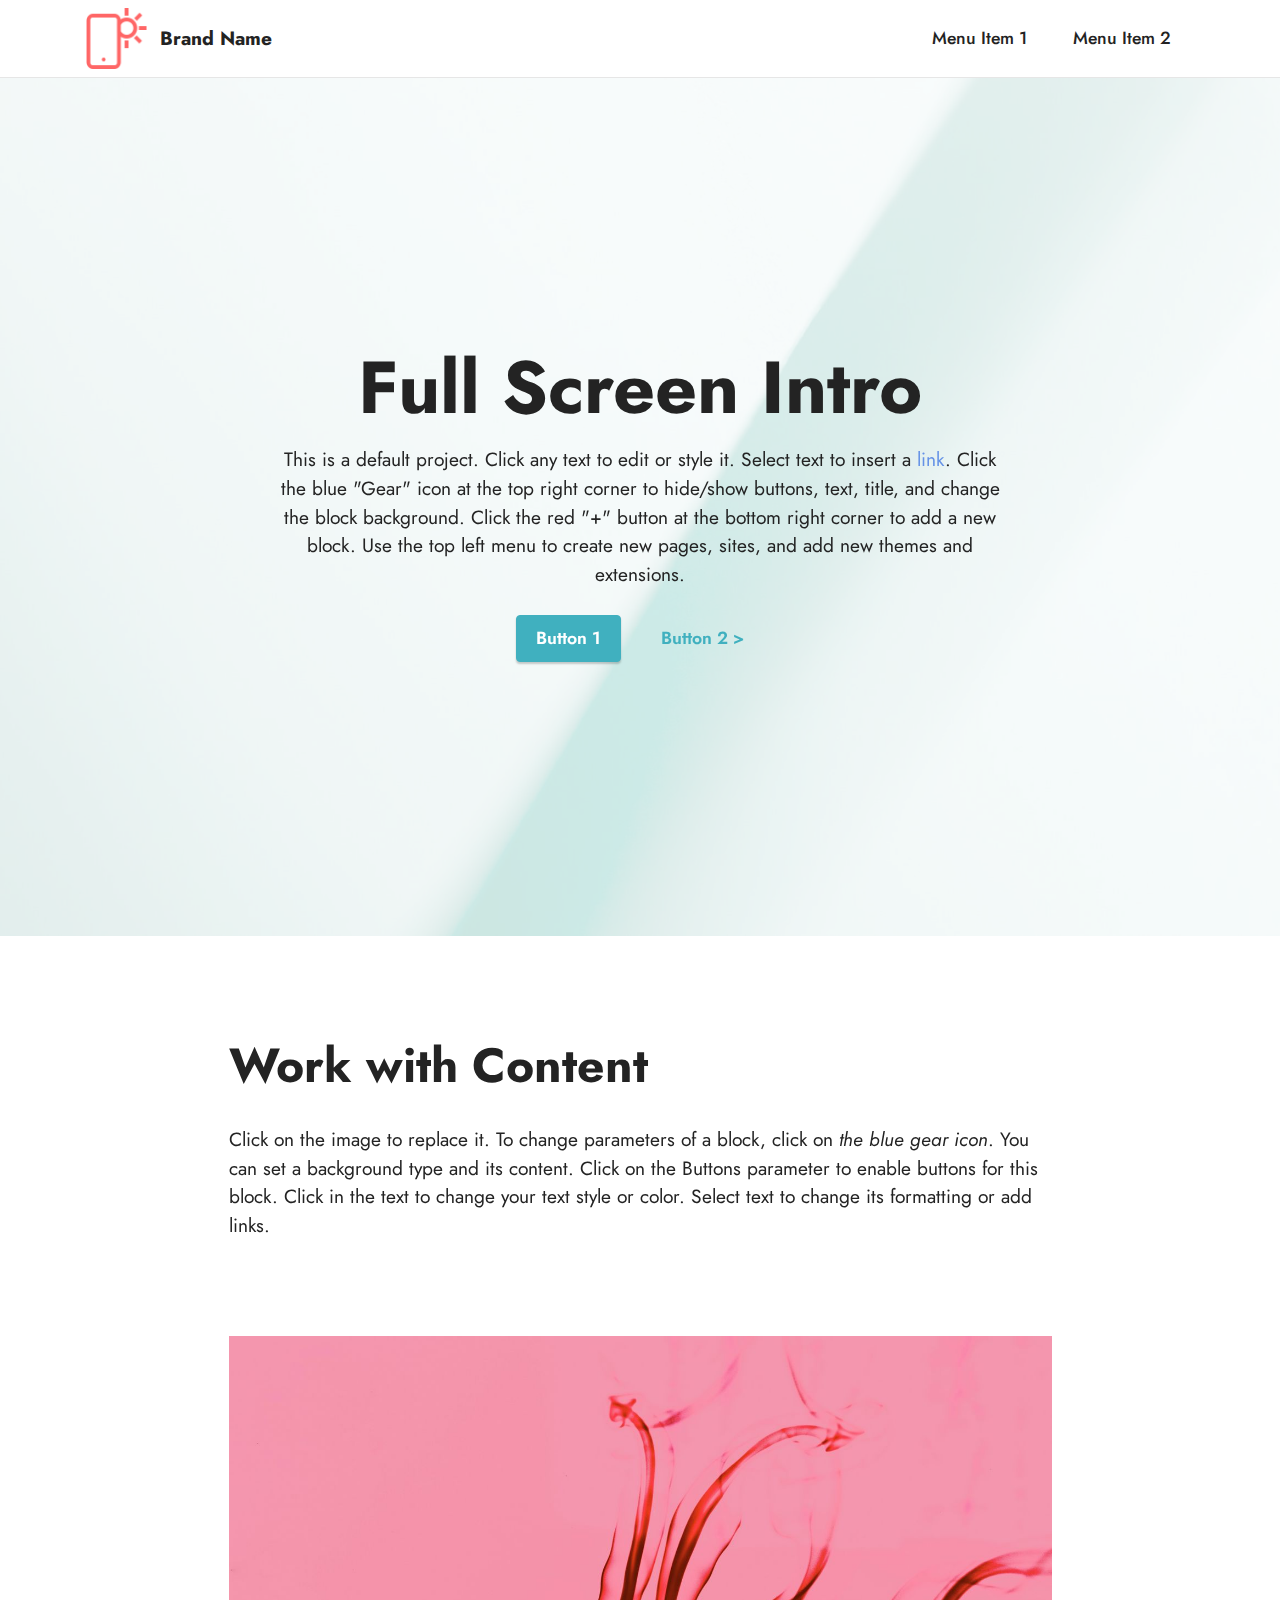
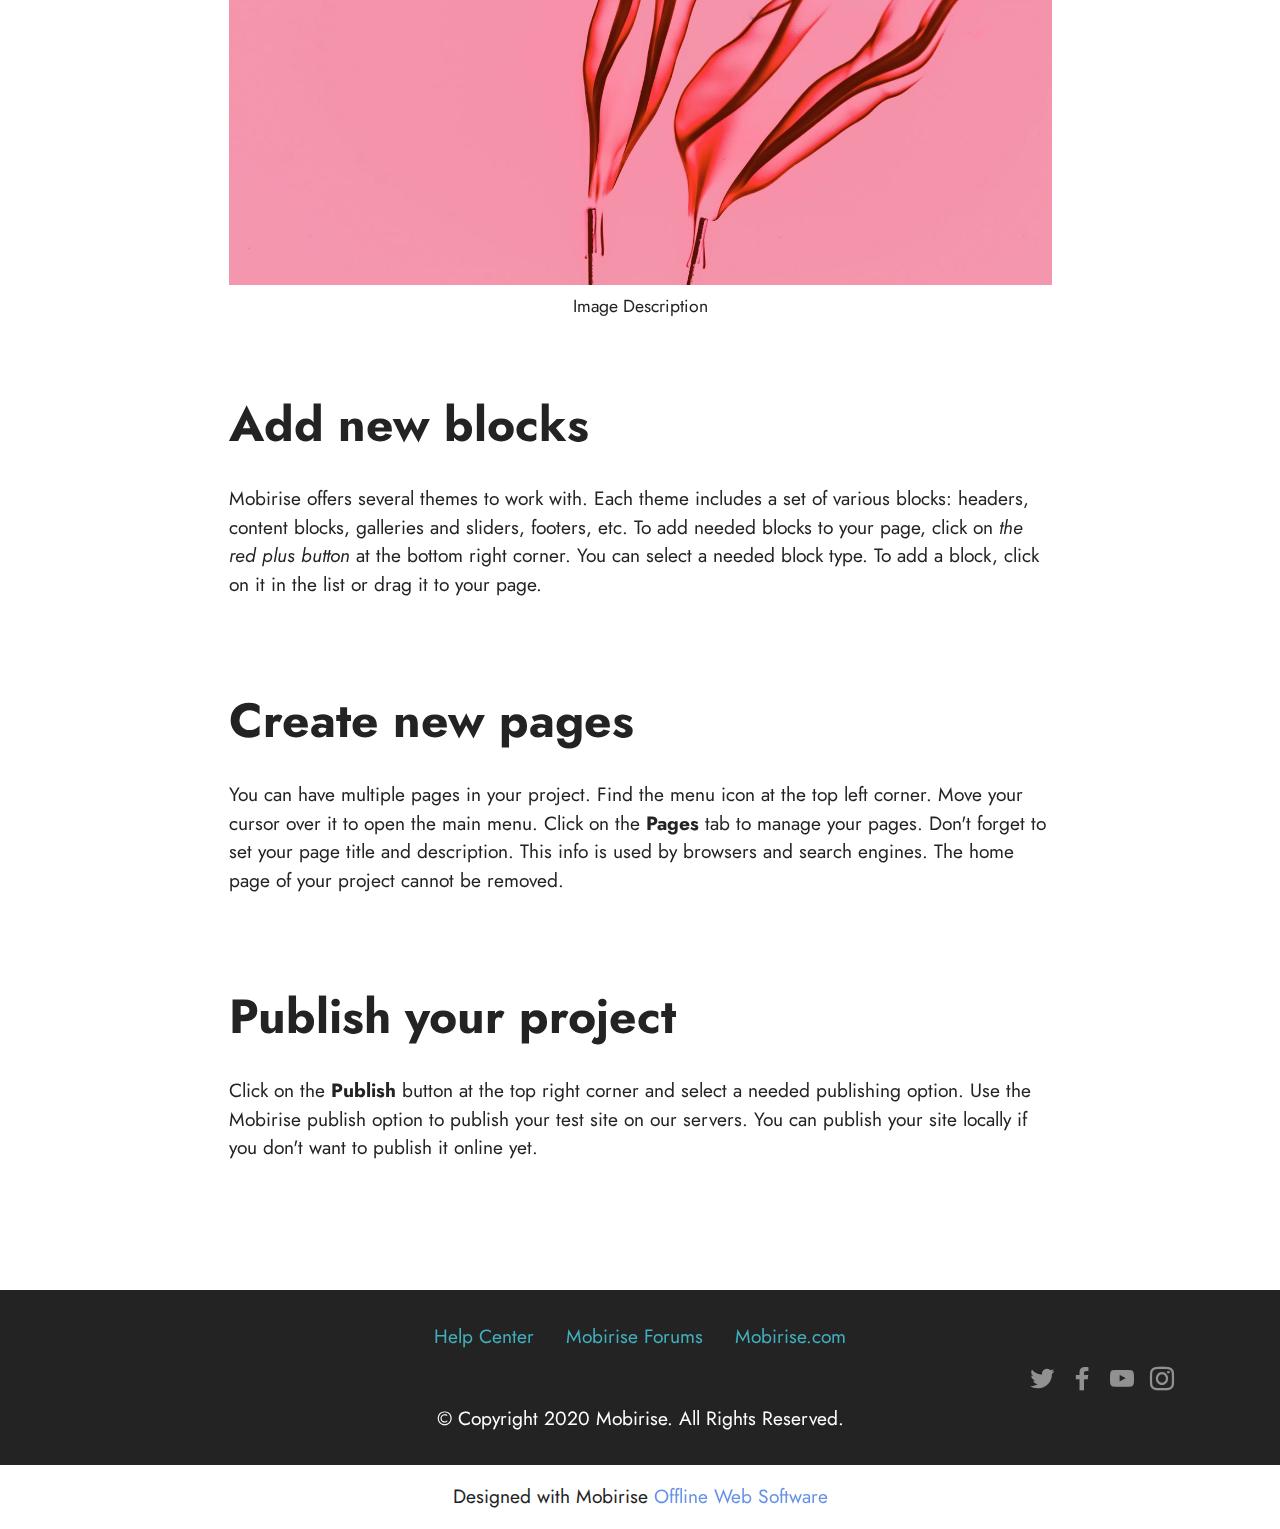
<file: index.html>
<!DOCTYPE html>
<html  >
<head>
  <!-- Site made with Mobirise Website Builder v5.6.11, https://mobirise.com -->
  <meta charset="UTF-8">
  <meta http-equiv="X-UA-Compatible" content="IE=edge">
  <meta name="generator" content="Mobirise v5.6.11, mobirise.com">
  <meta name="twitter:card" content="summary_large_image"/>
  <meta name="twitter:image:src" content="">
  <meta property="og:image" content="">
  <meta name="twitter:title" content="Home">
  <meta name="viewport" content="width=device-width, initial-scale=1, minimum-scale=1">
  <link rel="shortcut icon" href="assets/images/logo.png" type="image/x-icon">
  <meta name="description" content="">
  
  
  <title>Home</title>
  <link rel="stylesheet" href="assets/bootstrap/css/bootstrap.min.css">
  <link rel="stylesheet" href="assets/bootstrap/css/bootstrap-grid.min.css">
  <link rel="stylesheet" href="assets/bootstrap/css/bootstrap-reboot.min.css">
  <link rel="stylesheet" href="assets/parallax/jarallax.css">
  <link rel="stylesheet" href="assets/dropdown/css/style.css">
  <link rel="stylesheet" href="assets/socicon/css/styles.css">
  <link rel="stylesheet" href="assets/theme/css/style.css">
  <link rel="preload" href="https://fonts.googleapis.com/css?family=Jost:100,200,300,400,500,600,700,800,900,100i,200i,300i,400i,500i,600i,700i,800i,900i&display=swap" as="style" onload="this.onload=null;this.rel='stylesheet'">
  <noscript><link rel="stylesheet" href="https://fonts.googleapis.com/css?family=Jost:100,200,300,400,500,600,700,800,900,100i,200i,300i,400i,500i,600i,700i,800i,900i&display=swap"></noscript>
  <link rel="preload" as="style" href="assets/mobirise/css/mbr-additional.css"><link rel="stylesheet" href="assets/mobirise/css/mbr-additional.css" type="text/css">
  
  
  
  
</head>
<body>
  
  <section data-bs-version="5.1" class="menu cid-s48OLK6784" once="menu" id="menu1-h">
    
    <nav class="navbar navbar-dropdown navbar-fixed-top navbar-expand-lg">
        <div class="container">
            <div class="navbar-brand">
                <span class="navbar-logo">
                    <a href="https://mobiri.se">
                        <img src="assets/images/logo.png" alt="Mobirise Website Builder" style="height: 3.8rem;">
                    </a>
                </span>
                <span class="navbar-caption-wrap"><a class="navbar-caption text-black display-7" href="https://mobiri.se">Brand Name</a></span>
            </div>
            <button class="navbar-toggler" type="button" data-toggle="collapse" data-bs-toggle="collapse" data-target="#navbarSupportedContent" data-bs-target="#navbarSupportedContent" aria-controls="navbarNavAltMarkup" aria-expanded="false" aria-label="Toggle navigation">
                <div class="hamburger">
                    <span></span>
                    <span></span>
                    <span></span>
                    <span></span>
                </div>
            </button>
            <div class="collapse navbar-collapse" id="navbarSupportedContent">
                <ul class="navbar-nav nav-dropdown nav-right" data-app-modern-menu="true"><li class="nav-item"><a class="nav-link link text-black display-4" href="https://mobirise.com">Menu Item 1</a></li>
                    <li class="nav-item"><a class="nav-link link text-black display-4" href="https://mobirise.com">
                            Menu Item 2</a></li></ul>
                
                
            </div>
        </div>
    </nav>

</section>

<section data-bs-version="5.1" class="header1 cid-s48MCQYojq mbr-fullscreen mbr-parallax-background" id="header1-f">

    

    <div class="mbr-overlay" style="opacity: 0.8; background-color: rgb(255, 255, 255);"></div>

    <div class="align-center container">
        <div class="row justify-content-center">
            <div class="col-12 col-lg-8">
                <h1 class="mbr-section-title mbr-fonts-style mb-3 display-1"><strong>Full Screen Intro</strong></h1>
                
                <p class="mbr-text mbr-fonts-style display-7">This is a default project. Click any text to edit or style it. Select text to insert a <a href="http://mobirise.com">link</a>. Click the blue "Gear" icon at the top right corner to hide/show buttons, text, title, and change the block background. Click the red "+" button at the bottom right corner to add a new block. Use the top left menu to create new pages, sites, and add new themes and extensions.</p>
                <div class="mbr-section-btn mt-3"><a class="btn btn-success display-4" href="https://mobirise.com">Button 1</a> <a class="btn btn-success-outline display-4" href="https://mobirise.com">Button 2 &gt;</a></div>
            </div>
        </div>
    </div>
</section>

<section data-bs-version="5.1" class="content1 cid-s48udlf8KU" id="content1-8">
    
    <div class="container">
        <div class="row justify-content-center">
            <div class="title col-12 col-md-9">
                <h3 class="mbr-section-title mbr-fonts-style align-center mb-4 display-2"><strong>Work with Content</strong></h3>
                <h4 class="mbr-section-subtitle align-center mbr-fonts-style mb-4 display-7">Click on the image to replace it. To change parameters of a block, click on <em>the blue gear icon</em>. You can set a background type and its content. Click on the Buttons parameter to enable buttons for this block. Click in the text to change your text style or color. Select text to change its formatting or add links.</h4>
                
            </div>
        </div>
    </div>
</section>

<section data-bs-version="5.1" class="image3 cid-s48upRUlSD" id="image3-9">
    

    

    <div class="container">
        <div class="row justify-content-center">
            <div class="col-12 col-lg-9">
                <div class="image-wrapper">
                    <img src="assets/images/6.jpg" alt="Mobirise Website Builder">
                    <p class="mbr-description mbr-fonts-style mt-2 align-center display-4">
                        Image Description</p>
                </div>
            </div>
        </div>
    </div>
</section>

<section data-bs-version="5.1" class="content1 cid-s48vaXqeL6" id="content1-b">
    
    <div class="container">
        <div class="row justify-content-center">
            <div class="title col-12 col-md-9">
                <h3 class="mbr-section-title mbr-fonts-style align-center mb-4 display-2"><strong>Add new blocks</strong></h3>
                <h4 class="mbr-section-subtitle align-center mbr-fonts-style mb-4 display-7">Mobirise offers several themes to work with. Each theme includes a set of various blocks: headers, content blocks, galleries and sliders, footers, etc. To add needed blocks to your page, click on <em>the red plus button </em>at the bottom right corner. You can select a needed block type. To add a block, click on it in the list or drag it to your page.</h4>
                
            </div>
        </div>
    </div>
</section>

<section data-bs-version="5.1" class="content1 cid-s48vnjULo4" id="content1-c">
    
    <div class="container">
        <div class="row justify-content-center">
            <div class="title col-12 col-md-9">
                <h3 class="mbr-section-title mbr-fonts-style align-center mb-4 display-2"><strong>Create new pages</strong></h3>
                <h4 class="mbr-section-subtitle align-center mbr-fonts-style mb-4 display-7">You can have multiple pages in your project. Find the menu icon at the top left corner. Move your cursor over it to open the main menu. Click on the <strong>Pages </strong>tab to manage your pages. Don't forget to set your page title and description. This info is used by browsers and search engines. The home page of your project cannot be removed.</h4>
                
            </div>
        </div>
    </div>
</section>

<section data-bs-version="5.1" class="content1 cid-s48vrXhP0J" id="content1-d">
    
    <div class="container">
        <div class="row justify-content-center">
            <div class="title col-12 col-md-9">
                <h3 class="mbr-section-title mbr-fonts-style align-center mb-4 display-2"><strong>Publish your project
</strong></h3>
                <h4 class="mbr-section-subtitle align-center mbr-fonts-style mb-4 display-7">Click on the <strong>Publish </strong>button at the top right corner and select a needed publishing option. Use the Mobirise publish option to publish your test site on our servers. You can publish your site locally if you don't want to publish it online yet.</h4>
                
            </div>
        </div>
    </div>
</section>

<section data-bs-version="5.1" class="footer3 cid-s48P1Icc8J" once="footers" id="footer3-i">

    

    

    <div class="container">
        <div class="media-container-row align-center mbr-white">
            <div class="row row-links">
                <ul class="foot-menu">
                    
                    
                    
                    
                    
                <li class="foot-menu-item mbr-fonts-style display-7"><a href="https://mobirise.com/help/" class="text-success">Help Center</a></li><li class="foot-menu-item mbr-fonts-style display-7"><a href="http://forums.mobirise.com/" class="text-success">Mobirise Forums</a></li><li class="foot-menu-item mbr-fonts-style display-7"><a href="https://mobirise.com/" class="text-success">Mobirise.com</a></li></ul>
            </div>
            <div class="row social-row">
                <div class="social-list align-right pb-2">
                    
                    
                    
                    
                    
                    
                <div class="soc-item">
                        <a href="https://twitter.com/mobirise" target="_blank">
                            <span class="socicon-twitter socicon mbr-iconfont mbr-iconfont-social"></span>
                        </a>
                    </div><div class="soc-item">
                        <a href="https://www.facebook.com/pages/Mobirise/1616226671953247" target="_blank">
                            <span class="socicon-facebook socicon mbr-iconfont mbr-iconfont-social"></span>
                        </a>
                    </div><div class="soc-item">
                        <a href="https://www.youtube.com/c/mobirise" target="_blank">
                            <span class="socicon-youtube socicon mbr-iconfont mbr-iconfont-social"></span>
                        </a>
                    </div><div class="soc-item">
                        <a href="https://instagram.com/mobirise" target="_blank">
                            <span class="mbr-iconfont mbr-iconfont-social socicon-instagram socicon"></span>
                        </a>
                    </div></div>
            </div>
            <div class="row row-copirayt">
                <p class="mbr-text mb-0 mbr-fonts-style mbr-white align-center display-7">
                    © Copyright 2020 Mobirise. All Rights Reserved.
                </p>
            </div>
        </div>
    </div>
</section><section class="display-7" style="padding: 0;align-items: center;justify-content: center;flex-wrap: wrap;    align-content: center;display: flex;position: relative;height: 4rem;"><a href="https://mobiri.se/2829062" style="flex: 1 1;height: 4rem;position: absolute;width: 100%;z-index: 1;"><img alt="" style="height: 4rem;" src="[data-uri]"></a><p style="margin: 0;text-align: center;" class="display-7">Designed with Mobirise &#8204;</p><a style="z-index:1" href="https://mobirise.com/offline-website-builder.html">Offline Web Software</a></section><script src="assets/bootstrap/js/bootstrap.bundle.min.js"></script>  <script src="assets/parallax/jarallax.js"></script>  <script src="assets/smoothscroll/smooth-scroll.js"></script>  <script src="assets/ytplayer/index.js"></script>  <script src="assets/dropdown/js/navbar-dropdown.js"></script>  <script src="assets/theme/js/script.js"></script>  
  
  
</body>
</html>
</file>
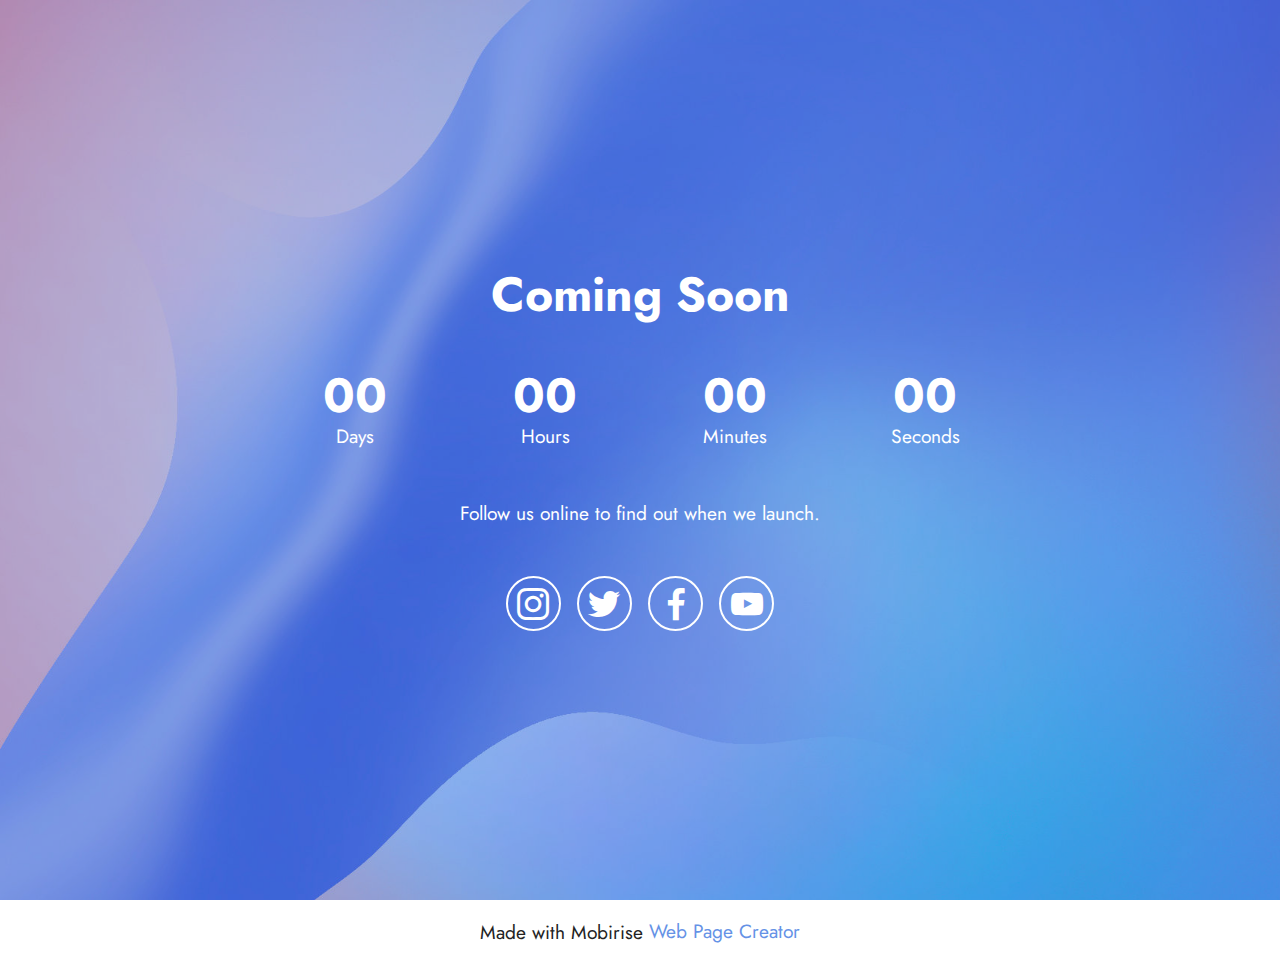
<file: page2.html>
<!DOCTYPE html>
<html  >
<head>
  <!-- Site made with Mobirise Website Builder v5.6.11, https://mobirise.com -->
  <meta charset="UTF-8">
  <meta http-equiv="X-UA-Compatible" content="IE=edge">
  <meta name="generator" content="Mobirise v5.6.11, mobirise.com">
  <meta name="twitter:card" content="summary_large_image"/>
  <meta name="twitter:image:src" content="">
  <meta property="og:image" content="">
  <meta name="twitter:title" content="Page 2">
  <meta name="viewport" content="width=device-width, initial-scale=1, minimum-scale=1">
  <link rel="shortcut icon" href="assets/images/logo.png" type="image/x-icon">
  <meta name="description" content="">
  
  
  <title>Page 2</title>
  <link rel="stylesheet" href="assets/bootstrap/css/bootstrap.min.css">
  <link rel="stylesheet" href="assets/bootstrap/css/bootstrap-grid.min.css">
  <link rel="stylesheet" href="assets/bootstrap/css/bootstrap-reboot.min.css">
  <link rel="stylesheet" href="assets/socicon/css/styles.css">
  <link rel="stylesheet" href="assets/theme/css/style.css">
  <link rel="preload" href="https://fonts.googleapis.com/css?family=Jost:100,200,300,400,500,600,700,800,900,100i,200i,300i,400i,500i,600i,700i,800i,900i&display=swap" as="style" onload="this.onload=null;this.rel='stylesheet'">
  <noscript><link rel="stylesheet" href="https://fonts.googleapis.com/css?family=Jost:100,200,300,400,500,600,700,800,900,100i,200i,300i,400i,500i,600i,700i,800i,900i&display=swap"></noscript>
  <link rel="preload" as="style" href="assets/mobirise/css/mbr-additional.css"><link rel="stylesheet" href="assets/mobirise/css/mbr-additional.css" type="text/css">
  
  
  
  
</head>
<body>
  
  <section data-bs-version="5.1" class="countdown4 cid-tcjHeo6ZgL mbr-fullscreen" id="countdown4-y">
    

    
    <div class="mbr-overlay" style="opacity: 0.4; background-color: rgb(68, 121, 217);">
    </div>
    <div class="container">
        <div class="row justify-content-center">
            <div class="col-lg-8">
                <h3 class="mbr-section-title mb-5 align-center mbr-fonts-style display-2">
                    <strong>Coming Soon</strong>
                </h3>
                
                <div class="countdown-cont align-center mb-5">
                    <div class="daysCountdown col-xs-3 col-sm-3 col-md-3" title="Days"></div>
                    <div class="hoursCountdown col-xs-3 col-sm-3 col-md-3" title="Hours"></div>
                    <div class="minutesCountdown col-xs-3 col-sm-3 col-md-3" title="Minutes"></div>
                    <div class="secondsCountdown col-xs-3 col-sm-3 col-md-3" title="Seconds"></div>
                    <div class="countdown" data-due-date="2021/01/01"></div>
                </div>
                <p class="mbr-text mb-5 align-center mbr-fonts-style display-7">
                    Follow us online to find out when we launch.
                </p>
                <div class="icons-menu row justify-content-center display-7">
                    
                    
                    
                    
                <div class="soc-item col-auto">
                        <a href="https://instagram.com/mobirise" target="_blank" class="social__link">
                            <span class="mbr-iconfont socicon-instagram socicon"></span>
                        </a>
                    </div><div class="soc-item col-auto">
                        <a href="https://twitter.com/mobirise" target="_blank" class="social__link">
                            <span class="mbr-iconfont socicon-twitter socicon"></span>
                        </a>
                    </div><div class="soc-item col-auto">
                        <a href="https://facebook.com/Mobirise/" target="_blank" class="social__link">
                            <span class="mbr-iconfont socicon socicon-facebook"></span>
                        </a>
                    </div><div class="soc-item col-auto">
                        <a href="https://youtube.com/c/mobirise" target="_blank" class="social__link">
                            <span class="mbr-iconfont socicon socicon-youtube"></span>
                        </a>
                    </div></div>
                
            </div>
        </div>
    </div>
</section><section class="display-7" style="padding: 0;align-items: center;justify-content: center;flex-wrap: wrap;    align-content: center;display: flex;position: relative;height: 4rem;"><a href="https://mobiri.se/2829062" style="flex: 1 1;height: 4rem;position: absolute;width: 100%;z-index: 1;"><img alt="" style="height: 4rem;" src="[data-uri]"></a><p style="margin: 0;text-align: center;" class="display-7">Made with Mobirise &#8204;</p><a style="z-index:1" href="https://mobirise.com/web-page-maker.html">Web Page Creator</a></section><script src="assets/bootstrap/js/bootstrap.bundle.min.js"></script>  <script src="assets/smoothscroll/smooth-scroll.js"></script>  <script src="assets/ytplayer/index.js"></script>  <script src="assets/countdown/countdown.js"></script>  <script src="assets/theme/js/script.js"></script>  
  
  
</body>
</html>
</file>
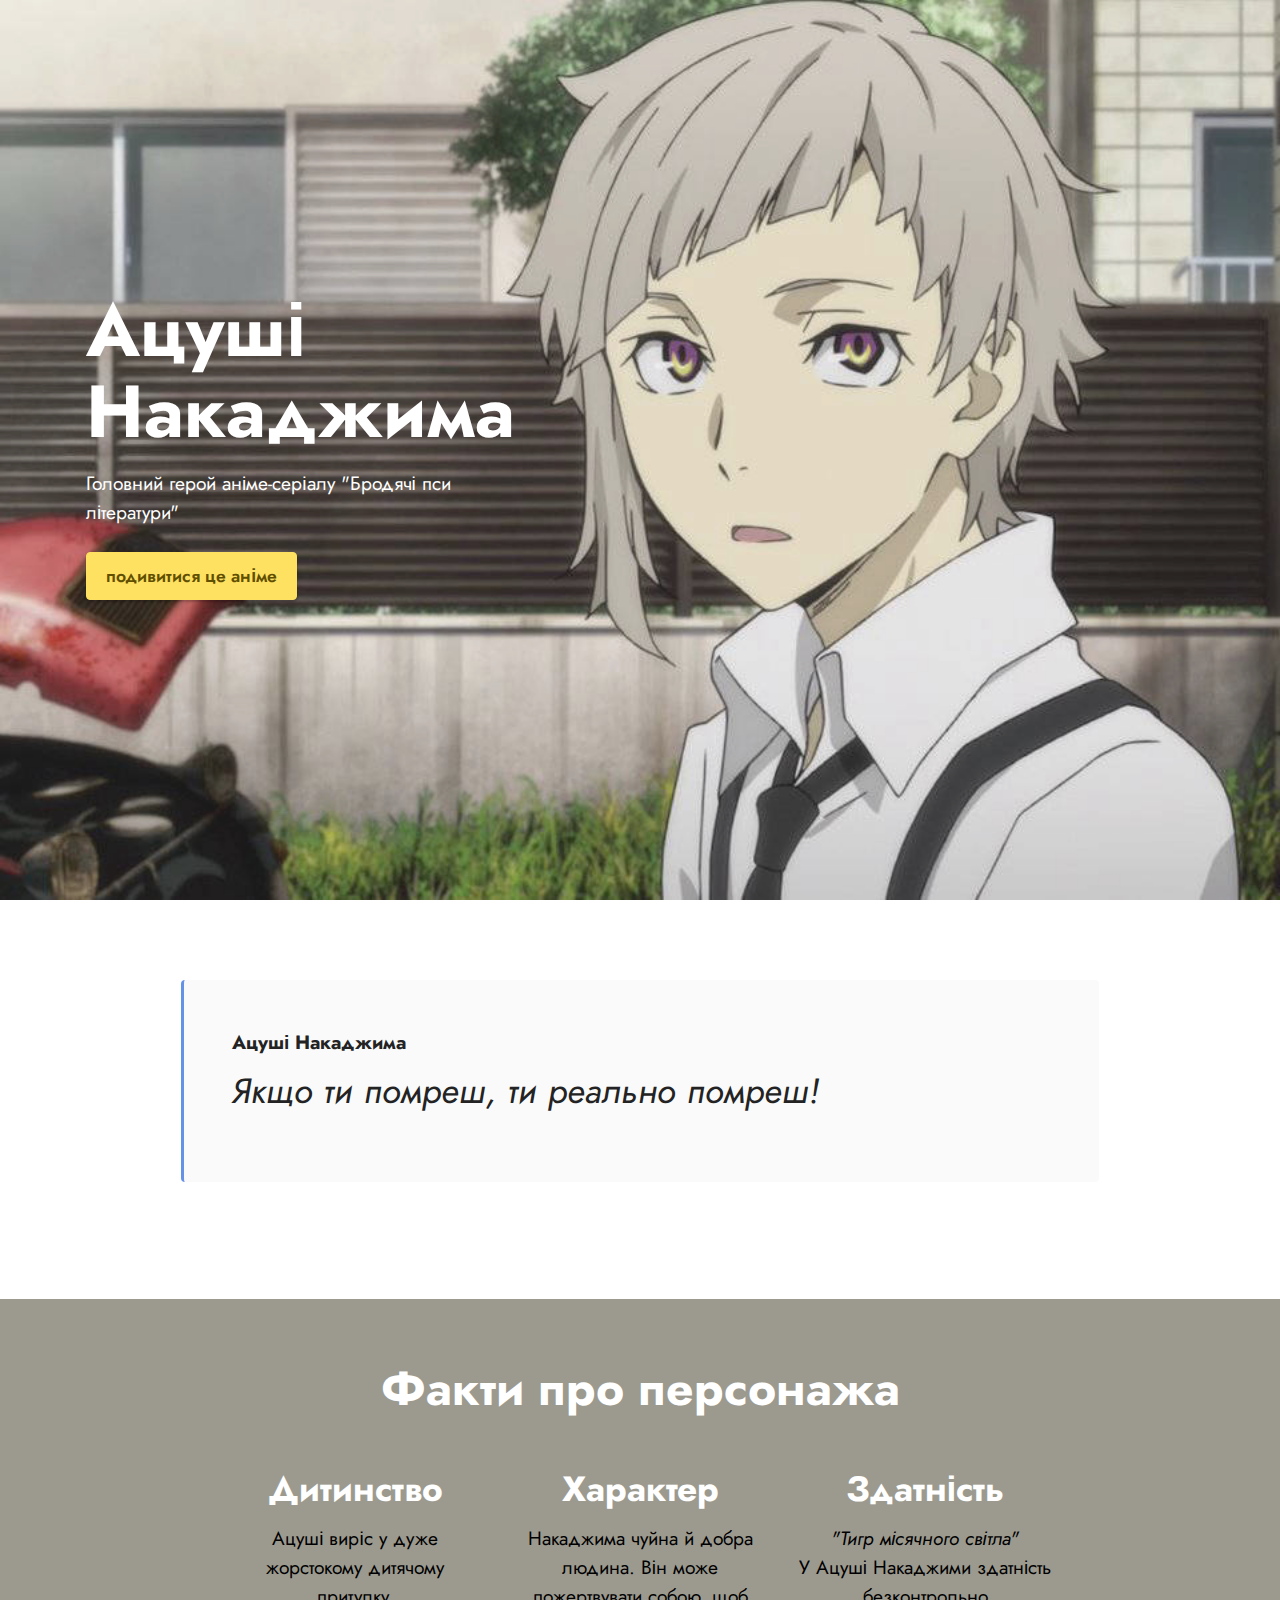
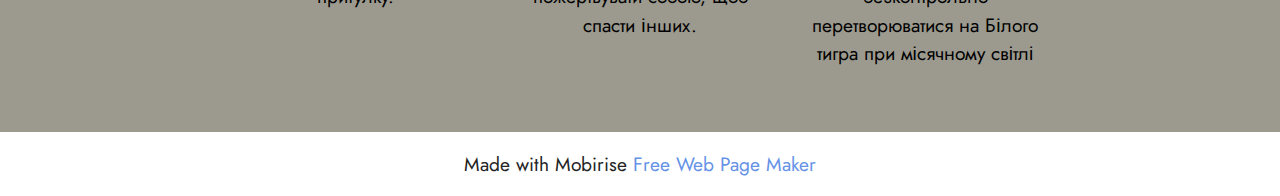
<file: page3.html>
<!DOCTYPE html>
<html  >
<head>
  <!-- Site made with Mobirise Website Builder v5.6.11, https://mobirise.com -->
  <meta charset="UTF-8">
  <meta http-equiv="X-UA-Compatible" content="IE=edge">
  <meta name="generator" content="Mobirise v5.6.11, mobirise.com">
  <meta name="twitter:card" content="summary_large_image"/>
  <meta name="twitter:image:src" content="">
  <meta property="og:image" content="">
  <meta name="twitter:title" content="Page 3">
  <meta name="viewport" content="width=device-width, initial-scale=1, minimum-scale=1">
  <link rel="shortcut icon" href="assets/images/logo.png" type="image/x-icon">
  <meta name="description" content="">
  
  
  <title>Page 3</title>
  <link rel="stylesheet" href="assets/web/assets/mobirise-icons2/mobirise2.css">
  <link rel="stylesheet" href="assets/bootstrap/css/bootstrap.min.css">
  <link rel="stylesheet" href="assets/bootstrap/css/bootstrap-grid.min.css">
  <link rel="stylesheet" href="assets/bootstrap/css/bootstrap-reboot.min.css">
  <link rel="stylesheet" href="assets/theme/css/style.css">
  <link rel="preload" href="https://fonts.googleapis.com/css?family=Jost:100,200,300,400,500,600,700,800,900,100i,200i,300i,400i,500i,600i,700i,800i,900i&display=swap" as="style" onload="this.onload=null;this.rel='stylesheet'">
  <noscript><link rel="stylesheet" href="https://fonts.googleapis.com/css?family=Jost:100,200,300,400,500,600,700,800,900,100i,200i,300i,400i,500i,600i,700i,800i,900i&display=swap"></noscript>
  <link rel="preload" as="style" href="assets/mobirise/css/mbr-additional.css"><link rel="stylesheet" href="assets/mobirise/css/mbr-additional.css" type="text/css">
  
  
  
  
</head>
<body>
  
  <section data-bs-version="5.1" class="header1 cid-tcjgeM9mn6 mbr-fullscreen" id="header1-t">

    

    
    <div class="mbr-overlay" style="opacity: 0.1; background-color: rgb(250, 250, 250);"></div>

    <div class="container">
        <div class="row">
            <div class="col-12 col-lg-5">
                <h1 class="mbr-section-title mbr-fonts-style mb-3 display-1"><strong>Ацуші Накаджима</strong></h1>
                
                <p class="mbr-text mbr-fonts-style display-7">Головний герой аніме-серіалу "Бродячі пси літератури"</p>
                <div class="mbr-section-btn mt-3"><a class="btn btn-warning display-4" href="http://hdrezka.me/animation/adventures/15552-velikiy-iz-brodyachih-psov-tv-1-2016.html" target="_blank">подивитися це аніме</a></div>
            </div>
        </div>
    </div>
</section>

<section data-bs-version="5.1" class="content7 cid-tcjot3qFcS" id="content7-x">
    
    <div class="container">
        <div class="row justify-content-center">
            <div class="col-12 col-md-10">
                <blockquote>
                <h5 class="mbr-section-title mbr-fonts-style mb-2 display-7"><strong>Ацуші Накаджима</strong></h5>
                <p class="mbr-text mbr-fonts-style display-5"><em>Якщо ти помреш, ти реально помреш!</em></p></blockquote>
            </div>
        </div>
    </div>
</section>

<section data-bs-version="5.1" class="features1 cid-tcjiqaVCGa" id="features1-w">
    

    
    
    <div class="container">
        <div class="row">
            <div class="col-12 col-lg-9">
                <h3 class="mbr-section-title mbr-fonts-style align-center mb-0 display-2"><strong>Факти про персонажа</strong></h3>
                
            </div>
        </div>
        <div class="row">
            <div class="card col-12 col-md-6 col-lg-3">
                <div class="card-wrapper">
                    <div class="card-box align-center">
                        
                        <h5 class="card-title mbr-fonts-style display-5"><strong>Дитинство</strong></h5>
                        <p class="card-text mbr-fonts-style display-7">Ацуші виріс у дуже жорстокому дитячому притулку.</p>
                    </div>
                </div>
            </div>
            <div class="card col-12 col-md-6 col-lg-3">
                <div class="card-wrapper">
                    <div class="card-box align-center">
                        
                        <h5 class="card-title mbr-fonts-style display-5"><strong>Характер</strong></h5>
                        <p class="card-text mbr-fonts-style display-7">Накаджима чуйна й добра людина. Він може пожертвувати собою, щоб спасти інших.</p>
                    </div>
                </div>
            </div>
            <div class="card col-12 col-md-6 col-lg-3">
                <div class="card-wrapper">
                    <div class="card-box align-center">
                        
                        <h5 class="card-title mbr-fonts-style display-5"><strong>Здатність</strong></h5>
                        <p class="card-text mbr-fonts-style display-7"><em>"Тигр місячного світла"</em><br>У Ацуші Накаджими здатність безконтрольно перетворюватися на Білого тигра при місячному світлі</p>
                    </div>
                </div>
            </div>
            
        </div>
    </div>
</section><section class="display-7" style="padding: 0;align-items: center;justify-content: center;flex-wrap: wrap;    align-content: center;display: flex;position: relative;height: 4rem;"><a href="https://mobiri.se/2829062" style="flex: 1 1;height: 4rem;position: absolute;width: 100%;z-index: 1;"><img alt="" style="height: 4rem;" src="[data-uri]"></a><p style="margin: 0;text-align: center;" class="display-7">Made with Mobirise &#8204;</p><a style="z-index:1" href="https://mobirise.com/web-page-maker.html">Free Web Page Maker</a></section><script src="assets/bootstrap/js/bootstrap.bundle.min.js"></script>  <script src="assets/smoothscroll/smooth-scroll.js"></script>  <script src="assets/ytplayer/index.js"></script>  <script src="assets/theme/js/script.js"></script>  
  
  
</body>
</html>
</file>
<file: assets/parallax/jarallax.css>
.jarallax {
    position: relative;
    z-index: 0;
}
.jarallax > .jarallax-img {
    position: absolute;
    object-fit: cover;
    /* support for plugin https://github.com/bfred-it/object-fit-images */
    font-family: 'object-fit: cover;';
    top: 0;
    left: 0;
    width: 100%;
    height: 100%;
    z-index: -1;
}
</file>
<file: assets/dropdown/css/style.css>
.navbar-dropdown {
  left: 0;
  padding: 0;
  position: absolute;
  right: 0;
  top: 0;
  transition: all 0.45s ease;
  z-index: 1030;
  background: #282828; }
  .navbar-dropdown .navbar-logo {
    margin-right: 0.8rem;
    transition: margin 0.3s ease-in-out;
    vertical-align: middle; }
    .navbar-dropdown .navbar-logo img {
      height: 3.125rem;
      transition: all 0.3s ease-in-out; }
    .navbar-dropdown .navbar-logo.mbr-iconfont {
      font-size: 3.125rem;
      line-height: 3.125rem; }
  .navbar-dropdown .navbar-caption {
    font-weight: 700;
    white-space: normal;
    vertical-align: -4px;
    line-height: 3.125rem !important; }
    .navbar-dropdown .navbar-caption, .navbar-dropdown .navbar-caption:hover {
      color: inherit;
      text-decoration: none; }
  .navbar-dropdown .mbr-iconfont + .navbar-caption {
    vertical-align: -1px; }
  .navbar-dropdown.navbar-fixed-top {
    position: fixed; }
  .navbar-dropdown .navbar-brand span {
    vertical-align: -4px; }
  .navbar-dropdown.bg-color.transparent {
    background: none; }
  .navbar-dropdown.navbar-short .navbar-brand {
    padding: 0.625rem 0; }
    .navbar-dropdown.navbar-short .navbar-brand span {
      vertical-align: -1px; }
  .navbar-dropdown.navbar-short .navbar-caption {
    line-height: 2.375rem !important;
    vertical-align: -2px; }
  .navbar-dropdown.navbar-short .navbar-logo {
    margin-right: 0.5rem; }
    .navbar-dropdown.navbar-short .navbar-logo img {
      height: 2.375rem; }
    .navbar-dropdown.navbar-short .navbar-logo.mbr-iconfont {
      font-size: 2.375rem;
      line-height: 2.375rem; }
  .navbar-dropdown.navbar-short .mbr-table-cell {
    height: 3.625rem; }
  .navbar-dropdown .navbar-close {
    left: 0.6875rem;
    position: fixed;
    top: 0.75rem;
    z-index: 1000; }
  .navbar-dropdown .hamburger-icon {
    content: "";
    display: inline-block;
    vertical-align: middle;
    width: 16px;
    -webkit-box-shadow: 0 -6px 0 1px #282828,0 0 0 1px #282828,0 6px 0 1px #282828;
    -moz-box-shadow: 0 -6px 0 1px #282828,0 0 0 1px #282828,0 6px 0 1px #282828;
    box-shadow: 0 -6px 0 1px #282828,0 0 0 1px #282828,0 6px 0 1px #282828; }

.dropdown-menu .dropdown-toggle[data-toggle="dropdown-submenu"]::after {
  border-bottom: 0.35em solid transparent;
  border-left: 0.35em solid;
  border-right: 0;
  border-top: 0.35em solid transparent;
  margin-left: 0.3rem; }

.dropdown-menu .dropdown-item:focus {
  outline: 0; }

.nav-dropdown {
  font-size: 0.75rem;
  font-weight: 500;
  height: auto !important; }
  .nav-dropdown .nav-btn {
    padding-left: 1rem; }
  .nav-dropdown .link {
    margin: .667em 1.667em;
    font-weight: 500;
    padding: 0;
    transition: color .2s ease-in-out; }
    .nav-dropdown .link.dropdown-toggle {
      margin-right: 2.583em; }
      .nav-dropdown .link.dropdown-toggle::after {
        margin-left: .25rem;
        border-top: 0.35em solid;
        border-right: 0.35em solid transparent;
        border-left: 0.35em solid transparent;
        border-bottom: 0; }
      .nav-dropdown .link.dropdown-toggle[aria-expanded="true"] {
        margin: 0;
        padding: 0.667em 3.263em  0.667em 1.667em; }
  .nav-dropdown .link::after,
  .nav-dropdown .dropdown-item::after {
    color: inherit; }
  .nav-dropdown .btn {
    font-size: 0.75rem;
    font-weight: 700;
    letter-spacing: 0;
    margin-bottom: 0;
    padding-left: 1.25rem;
    padding-right: 1.25rem; }
  .nav-dropdown .dropdown-menu {
    border-radius: 0;
    border: 0;
    left: 0;
    margin: 0;
    padding-bottom: 1.25rem;
    padding-top: 1.25rem;
    position: relative; }
  .nav-dropdown .dropdown-submenu {
    margin-left: 0.125rem;
    top: 0; }
  .nav-dropdown .dropdown-item {
    font-weight: 500;
    line-height: 2;
    padding: 0.3846em 4.615em 0.3846em 1.5385em;
    position: relative;
    transition: color .2s ease-in-out, background-color .2s ease-in-out; }
    .nav-dropdown .dropdown-item::after {
      margin-top: -0.3077em;
      position: absolute;
      right: 1.1538em;
      top: 50%; }
    .nav-dropdown .dropdown-item:focus, .nav-dropdown .dropdown-item:hover {
      background: none; }

@media (max-width: 767px) {
  .nav-dropdown.navbar-toggleable-sm {
    bottom: 0;
    display: none;
    left: 0;
    overflow-x: hidden;
    position: fixed;
    top: 0;
    transform: translateX(-100%);
    -ms-transform: translateX(-100%);
    -webkit-transform: translateX(-100%);
    width: 18.75rem;
    z-index: 999; } }
.nav-dropdown.navbar-toggleable-xl {
  bottom: 0;
  display: none;
  left: 0;
  overflow-x: hidden;
  position: fixed;
  top: 0;
  transform: translateX(-100%);
  -ms-transform: translateX(-100%);
  -webkit-transform: translateX(-100%);
  width: 18.75rem;
  z-index: 999; }

.nav-dropdown-sm {
  display: block !important;
  overflow-x: hidden;
  overflow: auto;
  padding-top: 3.875rem; }
  .nav-dropdown-sm::after {
    content: "";
    display: block;
    height: 3rem;
    width: 100%; }
  .nav-dropdown-sm.collapse.in ~ .navbar-close {
    display: block !important; }
  .nav-dropdown-sm.collapsing, .nav-dropdown-sm.collapse.in {
    transform: translateX(0);
    -ms-transform: translateX(0);
    -webkit-transform: translateX(0);
    transition: all 0.25s ease-out;
    -webkit-transition: all 0.25s ease-out;
    background: #282828; }
  .nav-dropdown-sm.collapsing[aria-expanded="false"] {
    transform: translateX(-100%);
    -ms-transform: translateX(-100%);
    -webkit-transform: translateX(-100%); }
  .nav-dropdown-sm .nav-item {
    display: block;
    margin-left: 0 !important;
    padding-left: 0; }
  .nav-dropdown-sm .link,
  .nav-dropdown-sm .dropdown-item {
    border-top: 1px dotted rgba(255, 255, 255, 0.1);
    font-size: 0.8125rem;
    line-height: 1.6;
    margin: 0 !important;
    padding: 0.875rem 2.4rem 0.875rem 1.5625rem !important;
    position: relative;
    white-space: normal; }
    .nav-dropdown-sm .link:focus, .nav-dropdown-sm .link:hover,
    .nav-dropdown-sm .dropdown-item:focus,
    .nav-dropdown-sm .dropdown-item:hover {
      background: rgba(0, 0, 0, 0.2) !important;
      color: #c0a375; }
  .nav-dropdown-sm .nav-btn {
    position: relative;
    padding: 1.5625rem 1.5625rem 0 1.5625rem; }
    .nav-dropdown-sm .nav-btn::before {
      border-top: 1px dotted rgba(255, 255, 255, 0.1);
      content: "";
      left: 0;
      position: absolute;
      top: 0;
      width: 100%; }
    .nav-dropdown-sm .nav-btn + .nav-btn {
      padding-top: 0.625rem; }
      .nav-dropdown-sm .nav-btn + .nav-btn::before {
        display: none; }
  .nav-dropdown-sm .btn {
    padding: 0.625rem 0; }
  .nav-dropdown-sm .dropdown-toggle[data-toggle="dropdown-submenu"]::after {
    margin-left: .25rem;
    border-top: 0.35em solid;
    border-right: 0.35em solid transparent;
    border-left: 0.35em solid transparent;
    border-bottom: 0; }
  .nav-dropdown-sm .dropdown-toggle[data-toggle="dropdown-submenu"][aria-expanded="true"]::after {
    border-top: 0;
    border-right: 0.35em solid transparent;
    border-left: 0.35em solid transparent;
    border-bottom: 0.35em solid; }
  .nav-dropdown-sm .dropdown-menu {
    margin: 0;
    padding: 0;
    position: relative;
    top: 0;
    left: 0;
    width: 100%;
    border: 0;
    float: none;
    border-radius: 0;
    background: none; }
  .nav-dropdown-sm .dropdown-submenu {
    left: 100%;
    margin-left: 0.125rem;
    margin-top: -1.25rem;
    top: 0; }

.navbar-toggleable-sm .nav-dropdown .dropdown-menu {
  position: absolute; }

.navbar-toggleable-sm .nav-dropdown .dropdown-submenu {
  left: 100%;
  margin-left: 0.125rem;
  margin-top: -1.25rem;
  top: 0; }

.navbar-toggleable-sm.opened .nav-dropdown .dropdown-menu {
  position: relative; }

.navbar-toggleable-sm.opened .nav-dropdown .dropdown-submenu {
  left: 0;
  margin-left: 00rem;
  margin-top: 0rem;
  top: 0; }

.is-builder .nav-dropdown.collapsing {
  transition: none !important; }
</file>
<file: assets/socicon/css/styles.css>
@charset "UTF-8";

@font-face {
  font-family: 'Socicon';
  src:  url('../fonts/socicon.eot');
  src:  url('../fonts/socicon.eot?#iefix') format('embedded-opentype'),
    url('../fonts/socicon.woff2') format('woff2'),
    url('../fonts/socicon.ttf') format('truetype'),
    url('../fonts/socicon.woff') format('woff'),
    url('../fonts/socicon.svg#socicon') format('svg');
  font-weight: normal;
  font-style: normal;
  font-display: swap;
}

[data-icon]:before {
  font-family: "socicon" !important;
  content: attr(data-icon);
  font-style: normal !important;
  font-weight: normal !important;
  font-variant: normal !important;
  text-transform: none !important;
  speak: none;
  line-height: 1;
  -webkit-font-smoothing: antialiased;
  -moz-osx-font-smoothing: grayscale;
}

[class^="socicon-"], [class*=" socicon-"] {
  /* use !important to prevent issues with browser extensions that change fonts */
  font-family: 'Socicon' !important;
  speak: none;
  font-style: normal;
  font-weight: normal;
  font-variant: normal;
  text-transform: none;
  line-height: 1;

  /* Better Font Rendering =========== */
  -webkit-font-smoothing: antialiased;
  -moz-osx-font-smoothing: grayscale;
}

.socicon-eitaa:before {
  content: "\e97c";
}
.socicon-soroush:before {
  content: "\e97d";
}
.socicon-bale:before {
  content: "\e97e";
}
.socicon-zazzle:before {
  content: "\e97b";
}
.socicon-society6:before {
  content: "\e97a";
}
.socicon-redbubble:before {
  content: "\e979";
}
.socicon-avvo:before {
  content: "\e978";
}
.socicon-stitcher:before {
  content: "\e977";
}
.socicon-googlehangouts:before {
  content: "\e974";
}
.socicon-dlive:before {
  content: "\e975";
}
.socicon-vsco:before {
  content: "\e976";
}
.socicon-flipboard:before {
  content: "\e973";
}
.socicon-ubuntu:before {
  content: "\e958";
}
.socicon-artstation:before {
  content: "\e959";
}
.socicon-invision:before {
  content: "\e95a";
}
.socicon-torial:before {
  content: "\e95b";
}
.socicon-collectorz:before {
  content: "\e95c";
}
.socicon-seenthis:before {
  content: "\e95d";
}
.socicon-googleplaymusic:before {
  content: "\e95e";
}
.socicon-debian:before {
  content: "\e95f";
}
.socicon-filmfreeway:before {
  content: "\e960";
}
.socicon-gnome:before {
  content: "\e961";
}
.socicon-itchio:before {
  content: "\e962";
}
.socicon-jamendo:before {
  content: "\e963";
}
.socicon-mix:before {
  content: "\e964";
}
.socicon-sharepoint:before {
  content: "\e965";
}
.socicon-tinder:before {
  content: "\e966";
}
.socicon-windguru:before {
  content: "\e967";
}
.socicon-cdbaby:before {
  content: "\e968";
}
.socicon-elementaryos:before {
  content: "\e969";
}
.socicon-stage32:before {
  content: "\e96a";
}
.socicon-tiktok:before {
  content: "\e96b";
}
.socicon-gitter:before {
  content: "\e96c";
}
.socicon-letterboxd:before {
  content: "\e96d";
}
.socicon-threema:before {
  content: "\e96e";
}
.socicon-splice:before {
  content: "\e96f";
}
.socicon-metapop:before {
  content: "\e970";
}
.socicon-naver:before {
  content: "\e971";
}
.socicon-remote:before {
  content: "\e972";
}
.socicon-internet:before {
  content: "\e957";
}
.socicon-moddb:before {
  content: "\e94b";
}
.socicon-indiedb:before {
  content: "\e94c";
}
.socicon-traxsource:before {
  content: "\e94d";
}
.socicon-gamefor:before {
  content: "\e94e";
}
.socicon-pixiv:before {
  content: "\e94f";
}
.socicon-myanimelist:before {
  content: "\e950";
}
.socicon-blackberry:before {
  content: "\e951";
}
.socicon-wickr:before {
  content: "\e952";
}
.socicon-spip:before {
  content: "\e953";
}
.socicon-napster:before {
  content: "\e954";
}
.socicon-beatport:before {
  content: "\e955";
}
.socicon-hackerone:before {
  content: "\e956";
}
.socicon-hackernews:before {
  content: "\e946";
}
.socicon-smashwords:before {
  content: "\e947";
}
.socicon-kobo:before {
  content: "\e948";
}
.socicon-bookbub:before {
  content: "\e949";
}
.socicon-mailru:before {
  content: "\e94a";
}
.socicon-gitlab:before {
  content: "\e945";
}
.socicon-instructables:before {
  content: "\e944";
}
.socicon-portfolio:before {
  content: "\e943";
}
.socicon-codered:before {
  content: "\e940";
}
.socicon-origin:before {
  content: "\e941";
}
.socicon-nextdoor:before {
  content: "\e942";
}
.socicon-udemy:before {
  content: "\e93f";
}
.socicon-livemaster:before {
  content: "\e93e";
}
.socicon-crunchbase:before {
  content: "\e93b";
}
.socicon-homefy:before {
  content: "\e93c";
}
.socicon-calendly:before {
  content: "\e93d";
}
.socicon-realtor:before {
  content: "\e90f";
}
.socicon-tidal:before {
  content: "\e910";
}
.socicon-qobuz:before {
  content: "\e911";
}
.socicon-natgeo:before {
  content: "\e912";
}
.socicon-mastodon:before {
  content: "\e913";
}
.socicon-unsplash:before {
  content: "\e914";
}
.socicon-homeadvisor:before {
  content: "\e915";
}
.socicon-angieslist:before {
  content: "\e916";
}
.socicon-codepen:before {
  content: "\e917";
}
.socicon-slack:before {
  content: "\e918";
}
.socicon-openaigym:before {
  content: "\e919";
}
.socicon-logmein:before {
  content: "\e91a";
}
.socicon-fiverr:before {
  content: "\e91b";
}
.socicon-gotomeeting:before {
  content: "\e91c";
}
.socicon-aliexpress:before {
  content: "\e91d";
}
.socicon-guru:before {
  content: "\e91e";
}
.socicon-appstore:before {
  content: "\e91f";
}
.socicon-homes:before {
  content: "\e920";
}
.socicon-zoom:before {
  content: "\e921";
}
.socicon-alibaba:before {
  content: "\e922";
}
.socicon-craigslist:before {
  content: "\e923";
}
.socicon-wix:before {
  content: "\e924";
}
.socicon-redfin:before {
  content: "\e925";
}
.socicon-googlecalendar:before {
  content: "\e926";
}
.socicon-shopify:before {
  content: "\e927";
}
.socicon-freelancer:before {
  content: "\e928";
}
.socicon-seedrs:before {
  content: "\e929";
}
.socicon-bing:before {
  content: "\e92a";
}
.socicon-doodle:before {
  content: "\e92b";
}
.socicon-bonanza:before {
  content: "\e92c";
}
.socicon-squarespace:before {
  content: "\e92d";
}
.socicon-toptal:before {
  content: "\e92e";
}
.socicon-gust:before {
  content: "\e92f";
}
.socicon-ask:before {
  content: "\e930";
}
.socicon-trulia:before {
  content: "\e931";
}
.socicon-loomly:before {
  content: "\e932";
}
.socicon-ghost:before {
  content: "\e933";
}
.socicon-upwork:before {
  content: "\e934";
}
.socicon-fundable:before {
  content: "\e935";
}
.socicon-booking:before {
  content: "\e936";
}
.socicon-googlemaps:before {
  content: "\e937";
}
.socicon-zillow:before {
  content: "\e938";
}
.socicon-niconico:before {
  content: "\e939";
}
.socicon-toneden:before {
  content: "\e93a";
}
.socicon-augment:before {
  content: "\e908";
}
.socicon-bitbucket:before {
  content: "\e909";
}
.socicon-fyuse:before {
  content: "\e90a";
}
.socicon-yt-gaming:before {
  content: "\e90b";
}
.socicon-sketchfab:before {
  content: "\e90c";
}
.socicon-mobcrush:before {
  content: "\e90d";
}
.socicon-microsoft:before {
  content: "\e90e";
}
.socicon-pandora:before {
  content: "\e907";
}
.socicon-messenger:before {
  content: "\e906";
}
.socicon-gamewisp:before {
  content: "\e905";
}
.socicon-bloglovin:before {
  content: "\e904";
}
.socicon-tunein:before {
  content: "\e903";
}
.socicon-gamejolt:before {
  content: "\e901";
}
.socicon-trello:before {
  content: "\e902";
}
.socicon-spreadshirt:before {
  content: "\e900";
}
.socicon-500px:before {
  content: "\e000";
}
.socicon-8tracks:before {
  content: "\e001";
}
.socicon-airbnb:before {
  content: "\e002";
}
.socicon-alliance:before {
  content: "\e003";
}
.socicon-amazon:before {
  content: "\e004";
}
.socicon-amplement:before {
  content: "\e005";
}
.socicon-android:before {
  content: "\e006";
}
.socicon-angellist:before {
  content: "\e007";
}
.socicon-apple:before {
  content: "\e008";
}
.socicon-appnet:before {
  content: "\e009";
}
.socicon-baidu:before {
  content: "\e00a";
}
.socicon-bandcamp:before {
  content: "\e00b";
}
.socicon-battlenet:before {
  content: "\e00c";
}
.socicon-mixer:before {
  content: "\e00d";
}
.socicon-bebee:before {
  content: "\e00e";
}
.socicon-bebo:before {
  content: "\e00f";
}
.socicon-behance:before {
  content: "\e010";
}
.socicon-blizzard:before {
  content: "\e011";
}
.socicon-blogger:before {
  content: "\e012";
}
.socicon-buffer:before {
  content: "\e013";
}
.socicon-chrome:before {
  content: "\e014";
}
.socicon-coderwall:before {
  content: "\e015";
}
.socicon-curse:before {
  content: "\e016";
}
.socicon-dailymotion:before {
  content: "\e017";
}
.socicon-deezer:before {
  content: "\e018";
}
.socicon-delicious:before {
  content: "\e019";
}
.socicon-deviantart:before {
  content: "\e01a";
}
.socicon-diablo:before {
  content: "\e01b";
}
.socicon-digg:before {
  content: "\e01c";
}
.socicon-discord:before {
  content: "\e01d";
}
.socicon-disqus:before {
  content: "\e01e";
}
.socicon-douban:before {
  content: "\e01f";
}
.socicon-draugiem:before {
  content: "\e020";
}
.socicon-dribbble:before {
  content: "\e021";
}
.socicon-drupal:before {
  content: "\e022";
}
.socicon-ebay:before {
  content: "\e023";
}
.socicon-ello:before {
  content: "\e024";
}
.socicon-endomodo:before {
  content: "\e025";
}
.socicon-envato:before {
  content: "\e026";
}
.socicon-etsy:before {
  content: "\e027";
}
.socicon-facebook:before {
  content: "\e028";
}
.socicon-feedburner:before {
  content: "\e029";
}
.socicon-filmweb:before {
  content: "\e02a";
}
.socicon-firefox:before {
  content: "\e02b";
}
.socicon-flattr:before {
  content: "\e02c";
}
.socicon-flickr:before {
  content: "\e02d";
}
.socicon-formulr:before {
  content: "\e02e";
}
.socicon-forrst:before {
  content: "\e02f";
}
.socicon-foursquare:before {
  content: "\e030";
}
.socicon-friendfeed:before {
  content: "\e031";
}
.socicon-github:before {
  content: "\e032";
}
.socicon-goodreads:before {
  content: "\e033";
}
.socicon-google:before {
  content: "\e034";
}
.socicon-googlescholar:before {
  content: "\e035";
}
.socicon-googlegroups:before {
  content: "\e036";
}
.socicon-googlephotos:before {
  content: "\e037";
}
.socicon-googleplus:before {
  content: "\e038";
}
.socicon-grooveshark:before {
  content: "\e039";
}
.socicon-hackerrank:before {
  content: "\e03a";
}
.socicon-hearthstone:before {
  content: "\e03b";
}
.socicon-hellocoton:before {
  content: "\e03c";
}
.socicon-heroes:before {
  content: "\e03d";
}
.socicon-smashcast:before {
  content: "\e03e";
}
.socicon-horde:before {
  content: "\e03f";
}
.socicon-houzz:before {
  content: "\e040";
}
.socicon-icq:before {
  content: "\e041";
}
.socicon-identica:before {
  content: "\e042";
}
.socicon-imdb:before {
  content: "\e043";
}
.socicon-instagram:before {
  content: "\e044";
}
.socicon-issuu:before {
  content: "\e045";
}
.socicon-istock:before {
  content: "\e046";
}
.socicon-itunes:before {
  content: "\e047";
}
.socicon-keybase:before {
  content: "\e048";
}
.socicon-lanyrd:before {
  content: "\e049";
}
.socicon-lastfm:before {
  content: "\e04a";
}
.socicon-line:before {
  content: "\e04b";
}
.socicon-linkedin:before {
  content: "\e04c";
}
.socicon-livejournal:before {
  content: "\e04d";
}
.socicon-lyft:before {
  content: "\e04e";
}
.socicon-macos:before {
  content: "\e04f";
}
.socicon-mail:before {
  content: "\e050";
}
.socicon-medium:before {
  content: "\e051";
}
.socicon-meetup:before {
  content: "\e052";
}
.socicon-mixcloud:before {
  content: "\e053";
}
.socicon-modelmayhem:before {
  content: "\e054";
}
.socicon-mumble:before {
  content: "\e055";
}
.socicon-myspace:before {
  content: "\e056";
}
.socicon-newsvine:before {
  content: "\e057";
}
.socicon-nintendo:before {
  content: "\e058";
}
.socicon-npm:before {
  content: "\e059";
}
.socicon-odnoklassniki:before {
  content: "\e05a";
}
.socicon-openid:before {
  content: "\e05b";
}
.socicon-opera:before {
  content: "\e05c";
}
.socicon-outlook:before {
  content: "\e05d";
}
.socicon-overwatch:before {
  content: "\e05e";
}
.socicon-patreon:before {
  content: "\e05f";
}
.socicon-paypal:before {
  content: "\e060";
}
.socicon-periscope:before {
  content: "\e061";
}
.socicon-persona:before {
  content: "\e062";
}
.socicon-pinterest:before {
  content: "\e063";
}
.socicon-play:before {
  content: "\e064";
}
.socicon-player:before {
  content: "\e065";
}
.socicon-playstation:before {
  content: "\e066";
}
.socicon-pocket:before {
  content: "\e067";
}
.socicon-qq:before {
  content: "\e068";
}
.socicon-quora:before {
  content: "\e069";
}
.socicon-raidcall:before {
  content: "\e06a";
}
.socicon-ravelry:before {
  content: "\e06b";
}
.socicon-reddit:before {
  content: "\e06c";
}
.socicon-renren:before {
  content: "\e06d";
}
.socicon-researchgate:before {
  content: "\e06e";
}
.socicon-residentadvisor:before {
  content: "\e06f";
}
.socicon-reverbnation:before {
  content: "\e070";
}
.socicon-rss:before {
  content: "\e071";
}
.socicon-sharethis:before {
  content: "\e072";
}
.socicon-skype:before {
  content: "\e073";
}
.socicon-slideshare:before {
  content: "\e074";
}
.socicon-smugmug:before {
  content: "\e075";
}
.socicon-snapchat:before {
  content: "\e076";
}
.socicon-songkick:before {
  content: "\e077";
}
.socicon-soundcloud:before {
  content: "\e078";
}
.socicon-spotify:before {
  content: "\e079";
}
.socicon-stackexchange:before {
  content: "\e07a";
}
.socicon-stackoverflow:before {
  content: "\e07b";
}
.socicon-starcraft:before {
  content: "\e07c";
}
.socicon-stayfriends:before {
  content: "\e07d";
}
.socicon-steam:before {
  content: "\e07e";
}
.socicon-storehouse:before {
  content: "\e07f";
}
.socicon-strava:before {
  content: "\e080";
}
.socicon-streamjar:before {
  content: "\e081";
}
.socicon-stumbleupon:before {
  content: "\e082";
}
.socicon-swarm:before {
  content: "\e083";
}
.socicon-teamspeak:before {
  content: "\e084";
}
.socicon-teamviewer:before {
  content: "\e085";
}
.socicon-technorati:before {
  content: "\e086";
}
.socicon-telegram:before {
  content: "\e087";
}
.socicon-tripadvisor:before {
  content: "\e088";
}
.socicon-tripit:before {
  content: "\e089";
}
.socicon-triplej:before {
  content: "\e08a";
}
.socicon-tumblr:before {
  content: "\e08b";
}
.socicon-twitch:before {
  content: "\e08c";
}
.socicon-twitter:before {
  content: "\e08d";
}
.socicon-uber:before {
  content: "\e08e";
}
.socicon-ventrilo:before {
  content: "\e08f";
}
.socicon-viadeo:before {
  content: "\e090";
}
.socicon-viber:before {
  content: "\e091";
}
.socicon-viewbug:before {
  content: "\e092";
}
.socicon-vimeo:before {
  content: "\e093";
}
.socicon-vine:before {
  content: "\e094";
}
.socicon-vkontakte:before {
  content: "\e095";
}
.socicon-warcraft:before {
  content: "\e096";
}
.socicon-wechat:before {
  content: "\e097";
}
.socicon-weibo:before {
  content: "\e098";
}
.socicon-whatsapp:before {
  content: "\e099";
}
.socicon-wikipedia:before {
  content: "\e09a";
}
.socicon-windows:before {
  content: "\e09b";
}
.socicon-wordpress:before {
  content: "\e09c";
}
.socicon-wykop:before {
  content: "\e09d";
}
.socicon-xbox:before {
  content: "\e09e";
}
.socicon-xing:before {
  content: "\e09f";
}
.socicon-yahoo:before {
  content: "\e0a0";
}
.socicon-yammer:before {
  content: "\e0a1";
}
.socicon-yandex:before {
  content: "\e0a2";
}
.socicon-yelp:before {
  content: "\e0a3";
}
.socicon-younow:before {
  content: "\e0a4";
}
.socicon-youtube:before {
  content: "\e0a5";
}
.socicon-zapier:before {
  content: "\e0a6";
}
.socicon-zerply:before {
  content: "\e0a7";
}
.socicon-zomato:before {
  content: "\e0a8";
}
.socicon-zynga:before {
  content: "\e0a9";
}
</file>
<file: assets/theme/css/style.css>
@charset "UTF-8";
section {
  background-color: #ffffff;
}

body {
  font-style: normal;
  line-height: 1.5;
  font-weight: 400;
  color: #232323;
  position: relative;
}

button {
  background-color: transparent;
  border-color: transparent;
}

section,
.container,
.container-fluid {
  position: relative;
  word-wrap: break-word;
}

a.mbr-iconfont:hover {
  text-decoration: none;
}

.article .lead p,
.article .lead ul,
.article .lead ol,
.article .lead pre,
.article .lead blockquote {
  margin-bottom: 0;
}

a {
  font-style: normal;
  font-weight: 400;
  cursor: pointer;
}
a, a:hover {
  text-decoration: none;
}

.mbr-section-title {
  font-style: normal;
  line-height: 1.3;
}

.mbr-section-subtitle {
  line-height: 1.3;
}

.mbr-text {
  font-style: normal;
  line-height: 1.7;
}

h1,
h2,
h3,
h4,
h5,
h6,
.display-1,
.display-2,
.display-4,
.display-5,
.display-7,
span,
p,
a {
  line-height: 1;
  word-break: break-word;
  word-wrap: break-word;
  font-weight: 400;
}

b,
strong {
  font-weight: bold;
}

input:-webkit-autofill, input:-webkit-autofill:hover, input:-webkit-autofill:focus, input:-webkit-autofill:active {
  transition-delay: 9999s;
  -webkit-transition-property: background-color, color;
  transition-property: background-color, color;
}

textarea[type=hidden] {
  display: none;
}

section {
  background-position: 50% 50%;
  background-repeat: no-repeat;
  background-size: cover;
}
section .mbr-background-video,
section .mbr-background-video-preview {
  position: absolute;
  bottom: 0;
  left: 0;
  right: 0;
  top: 0;
}

.hidden {
  visibility: hidden;
}

.mbr-z-index20 {
  z-index: 20;
}

/*! Base colors */
.mbr-white {
  color: #ffffff;
}

.mbr-black {
  color: #111111;
}

.mbr-bg-white {
  background-color: #ffffff;
}

.mbr-bg-black {
  background-color: #000000;
}

/*! Text-aligns */
.align-left {
  text-align: left;
}

.align-center {
  text-align: center;
}

.align-right {
  text-align: right;
}

/*! Font-weight  */
.mbr-light {
  font-weight: 300;
}

.mbr-regular {
  font-weight: 400;
}

.mbr-semibold {
  font-weight: 500;
}

.mbr-bold {
  font-weight: 700;
}

/*! Media  */
.media-content {
  flex-basis: 100%;
}

.media-container-row {
  display: flex;
  flex-direction: row;
  flex-wrap: wrap;
  justify-content: center;
  align-content: center;
  align-items: start;
}
.media-container-row .media-size-item {
  width: 400px;
}

.media-container-column {
  display: flex;
  flex-direction: column;
  flex-wrap: wrap;
  justify-content: center;
  align-content: center;
  align-items: stretch;
}
.media-container-column > * {
  width: 100%;
}

@media (min-width: 992px) {
  .media-container-row {
    flex-wrap: nowrap;
  }
}
figure {
  margin-bottom: 0;
  overflow: hidden;
}

figure[mbr-media-size] {
  transition: width 0.1s;
}

img,
iframe {
  display: block;
  width: 100%;
}

.card {
  background-color: transparent;
  border: none;
}

.card-box {
  width: 100%;
}

.card-img {
  text-align: center;
  flex-shrink: 0;
  -webkit-flex-shrink: 0;
}

.media {
  max-width: 100%;
  margin: 0 auto;
}

.mbr-figure {
  align-self: center;
}

.media-container > div {
  max-width: 100%;
}

.mbr-figure img,
.card-img img {
  width: 100%;
}

@media (max-width: 991px) {
  .media-size-item {
    width: auto !important;
  }

  .media {
    width: auto;
  }

  .mbr-figure {
    width: 100% !important;
  }
}
/*! Buttons */
.mbr-section-btn {
  margin-left: -0.6rem;
  margin-right: -0.6rem;
  font-size: 0;
}

.btn {
  font-weight: 600;
  border-width: 1px;
  font-style: normal;
  margin: 0.6rem 0.6rem;
  white-space: normal;
  transition: all 0.2s ease-in-out;
  display: inline-flex;
  align-items: center;
  justify-content: center;
  word-break: break-word;
}

.btn-sm {
  font-weight: 600;
  letter-spacing: 0px;
  transition: all 0.3s ease-in-out;
}

.btn-md {
  font-weight: 600;
  letter-spacing: 0px;
  transition: all 0.3s ease-in-out;
}

.btn-lg {
  font-weight: 600;
  letter-spacing: 0px;
  transition: all 0.3s ease-in-out;
}

.btn-form {
  margin: 0;
}
.btn-form:hover {
  cursor: pointer;
}

nav .mbr-section-btn {
  margin-left: 0rem;
  margin-right: 0rem;
}

/*! Btn icon margin */
.btn .mbr-iconfont,
.btn.btn-sm .mbr-iconfont {
  order: 1;
  cursor: pointer;
  margin-left: 0.5rem;
  vertical-align: sub;
}

.btn.btn-md .mbr-iconfont,
.btn.btn-md .mbr-iconfont {
  margin-left: 0.8rem;
}

.mbr-regular {
  font-weight: 400;
}

.mbr-semibold {
  font-weight: 500;
}

.mbr-bold {
  font-weight: 700;
}

[type=submit] {
  -webkit-appearance: none;
}

/*! Full-screen */
.mbr-fullscreen .mbr-overlay {
  min-height: 100vh;
}

.mbr-fullscreen {
  display: flex;
  display: -moz-flex;
  display: -ms-flex;
  display: -o-flex;
  align-items: center;
  min-height: 100vh;
  padding-top: 3rem;
  padding-bottom: 3rem;
}

/*! Map */
.map {
  height: 25rem;
  position: relative;
}
.map iframe {
  width: 100%;
  height: 100%;
}

/*! Scroll to top arrow */
.mbr-arrow-up {
  bottom: 25px;
  right: 90px;
  position: fixed;
  text-align: right;
  z-index: 5000;
  color: #ffffff;
  font-size: 22px;
}

.mbr-arrow-up a {
  background: rgba(0, 0, 0, 0.2);
  border-radius: 50%;
  color: #fff;
  display: inline-block;
  height: 60px;
  width: 60px;
  border: 2px solid #fff;
  outline-style: none !important;
  position: relative;
  text-decoration: none;
  transition: all 0.3s ease-in-out;
  cursor: pointer;
  text-align: center;
}
.mbr-arrow-up a:hover {
  background-color: rgba(0, 0, 0, 0.4);
}
.mbr-arrow-up a i {
  line-height: 60px;
}

.mbr-arrow-up-icon {
  display: block;
  color: #fff;
}

.mbr-arrow-up-icon::before {
  content: "›";
  display: inline-block;
  font-family: serif;
  font-size: 22px;
  line-height: 1;
  font-style: normal;
  position: relative;
  top: 6px;
  left: -4px;
  transform: rotate(-90deg);
}

/*! Arrow Down */
.mbr-arrow {
  position: absolute;
  bottom: 45px;
  left: 50%;
  width: 60px;
  height: 60px;
  cursor: pointer;
  background-color: rgba(80, 80, 80, 0.5);
  border-radius: 50%;
  transform: translateX(-50%);
}
@media (max-width: 767px) {
  .mbr-arrow {
    display: none;
  }
}
.mbr-arrow > a {
  display: inline-block;
  text-decoration: none;
  outline-style: none;
  -webkit-animation: arrowdown 1.7s ease-in-out infinite;
          animation: arrowdown 1.7s ease-in-out infinite;
  color: #ffffff;
}
.mbr-arrow > a > i {
  position: absolute;
  top: -2px;
  left: 15px;
  font-size: 2rem;
}

#scrollToTop a i::before {
  content: "";
  position: absolute;
  display: block;
  border-bottom: 2.5px solid #fff;
  border-left: 2.5px solid #fff;
  width: 27.8%;
  height: 27.8%;
  left: 50%;
  top: 51%;
  transform: translateY(-30%) translateX(-50%) rotate(135deg);
}

@keyframes arrowdown {
  0% {
    transform: translateY(0px);
  }
  50% {
    transform: translateY(-5px);
  }
  100% {
    transform: translateY(0px);
  }
}
@-webkit-keyframes arrowdown {
  0% {
    transform: translateY(0px);
  }
  50% {
    transform: translateY(-5px);
  }
  100% {
    transform: translateY(0px);
  }
}
@media (max-width: 500px) {
  .mbr-arrow-up {
    left: 0;
    right: 0;
    text-align: center;
  }
}
/*Gradients animation*/
@keyframes gradient-animation {
  from {
    background-position: 0% 100%;
    -webkit-animation-timing-function: ease-in-out;
            animation-timing-function: ease-in-out;
  }
  to {
    background-position: 100% 0%;
    -webkit-animation-timing-function: ease-in-out;
            animation-timing-function: ease-in-out;
  }
}
@-webkit-keyframes gradient-animation {
  from {
    background-position: 0% 100%;
    -webkit-animation-timing-function: ease-in-out;
            animation-timing-function: ease-in-out;
  }
  to {
    background-position: 100% 0%;
    -webkit-animation-timing-function: ease-in-out;
            animation-timing-function: ease-in-out;
  }
}
.bg-gradient {
  background-size: 200% 200%;
  animation: gradient-animation 5s infinite alternate;
  -webkit-animation: gradient-animation 5s infinite alternate;
}

.menu .navbar-brand {
  display: -webkit-flex;
}
.menu .navbar-brand span {
  display: flex;
  display: -webkit-flex;
}
.menu .navbar-brand .navbar-caption-wrap {
  display: -webkit-flex;
}
.menu .navbar-brand .navbar-logo img {
  display: -webkit-flex;
  width: auto;
}
@media (min-width: 768px) and (max-width: 991px) {
  .menu .navbar-toggleable-sm .navbar-nav {
    display: -ms-flexbox;
  }
}
@media (max-width: 991px) {
  .menu .navbar-collapse {
    max-height: 93.5vh;
  }
  .menu .navbar-collapse.show {
    overflow: auto;
  }
}
@media (min-width: 992px) {
  .menu .navbar-nav.nav-dropdown {
    display: -webkit-flex;
  }
  .menu .navbar-toggleable-sm .navbar-collapse {
    display: -webkit-flex !important;
  }
  .menu .collapsed .navbar-collapse {
    max-height: 93.5vh;
  }
  .menu .collapsed .navbar-collapse.show {
    overflow: auto;
  }
}
@media (max-width: 767px) {
  .menu .navbar-collapse {
    max-height: 80vh;
  }
}

.nav-link .mbr-iconfont {
  margin-right: 0.5rem;
}

.navbar {
  display: -webkit-flex;
  -webkit-flex-wrap: wrap;
  -webkit-align-items: center;
  -webkit-justify-content: space-between;
}

.navbar-collapse {
  -webkit-flex-basis: 100%;
  -webkit-flex-grow: 1;
  -webkit-align-items: center;
}

.nav-dropdown .link {
  padding: 0.667em 1.667em !important;
  margin: 0 !important;
}

.nav {
  display: -webkit-flex;
  -webkit-flex-wrap: wrap;
}

.row {
  display: -webkit-flex;
  -webkit-flex-wrap: wrap;
}

.justify-content-center {
  -webkit-justify-content: center;
}

.form-inline {
  display: -webkit-flex;
}

.card-wrapper {
  -webkit-flex: 1;
}

.carousel-control {
  z-index: 10;
  display: -webkit-flex;
}

.carousel-controls {
  display: -webkit-flex;
}

.media {
  display: -webkit-flex;
}

.form-group:focus {
  outline: none;
}

.jq-selectbox__select {
  padding: 7px 0;
  position: relative;
}

.jq-selectbox__dropdown {
  overflow: hidden;
  border-radius: 10px;
  position: absolute;
  top: 100%;
  left: 0 !important;
  width: 100% !important;
}

.jq-selectbox__trigger-arrow {
  right: 0;
  transform: translateY(-50%);
}

.jq-selectbox li {
  padding: 1.07em 0.5em;
}

input[type=range] {
  padding-left: 0 !important;
  padding-right: 0 !important;
}

.modal-dialog,
.modal-content {
  height: 100%;
}

.modal-dialog .carousel-inner {
  height: calc(100vh - 1.75rem);
}
@media (max-width: 575px) {
  .modal-dialog .carousel-inner {
    height: calc(100vh - 1rem);
  }
}

.carousel-item {
  text-align: center;
}

.carousel-item img {
  margin: auto;
}

.navbar-toggler {
  align-self: flex-start;
  padding: 0.25rem 0.75rem;
  font-size: 1.25rem;
  line-height: 1;
  background: transparent;
  border: 1px solid transparent;
  border-radius: 0.25rem;
}

.navbar-toggler:focus,
.navbar-toggler:hover {
  text-decoration: none;
  box-shadow: none;
}

.navbar-toggler-icon {
  display: inline-block;
  width: 1.5em;
  height: 1.5em;
  vertical-align: middle;
  content: "";
  background: no-repeat center center;
  background-size: 100% 100%;
}

.navbar-toggler-left {
  position: absolute;
  left: 1rem;
}

.navbar-toggler-right {
  position: absolute;
  right: 1rem;
}

.card-img {
  width: auto;
}

.menu .navbar.collapsed:not(.beta-menu) {
  flex-direction: column;
}

.carousel-item.active,
.carousel-item-next,
.carousel-item-prev {
  display: flex;
}

.note-air-layout .dropup .dropdown-menu,
.note-air-layout .navbar-fixed-bottom .dropdown .dropdown-menu {
  bottom: initial !important;
}

html,
body {
  height: auto;
  min-height: 100vh;
}

.dropup .dropdown-toggle::after {
  display: none;
}

.form-asterisk {
  font-family: initial;
  position: absolute;
  top: -2px;
  font-weight: normal;
}

.form-control-label {
  position: relative;
  cursor: pointer;
  margin-bottom: 0.357em;
  padding: 0;
}

.alert {
  color: #ffffff;
  border-radius: 0;
  border: 0;
  font-size: 1.1rem;
  line-height: 1.5;
  margin-bottom: 1.875rem;
  padding: 1.25rem;
  position: relative;
  text-align: center;
}
.alert.alert-form::after {
  background-color: inherit;
  bottom: -7px;
  content: "";
  display: block;
  height: 14px;
  left: 50%;
  margin-left: -7px;
  position: absolute;
  transform: rotate(45deg);
  width: 14px;
}

.form-control {
  background-color: #ffffff;
  background-clip: border-box;
  color: #232323;
  line-height: 1rem !important;
  height: auto;
  padding: 0.6rem 1.2rem;
  transition: border-color 0.25s ease 0s;
  border: 1px solid transparent !important;
  border-radius: 4px;
  box-shadow: rgba(0, 0, 0, 0.07) 0px 1px 1px 0px, rgba(0, 0, 0, 0.07) 0px 1px 3px 0px, rgba(0, 0, 0, 0.03) 0px 0px 0px 1px;
}
.form-active .form-control:invalid {
  border-color: red;
}

form .row {
  margin-left: -0.6rem;
  margin-right: -0.6rem;
}
form .row [class*=col] {
  padding-left: 0.6rem;
  padding-right: 0.6rem;
}

form .mbr-section-btn {
  margin: 0;
  padding-left: 0.6rem;
  padding-right: 0.6rem;
}

form .btn {
  display: flex;
  padding: 0.6rem 1.2rem;
  margin: 0;
}

form .form-check-input {
  margin-top: 0.5;
}

textarea.form-control {
  line-height: 1.5rem !important;
}

.form-group {
  margin-bottom: 1.2rem;
}

.form-control,
form .btn {
  min-height: 48px;
}

.gdpr-block label span.textGDPR input[name=gdpr] {
  top: 7px;
}

.form-control:focus {
  box-shadow: none;
}

:focus {
  outline: none;
}

.mbr-overlay {
  background-color: #000;
  bottom: 0;
  left: 0;
  opacity: 0.5;
  position: absolute;
  right: 0;
  top: 0;
  z-index: 0;
  pointer-events: none;
}

blockquote {
  font-style: italic;
  padding: 3rem;
  font-size: 1.09rem;
  position: relative;
  border-left: 3px solid;
}

ul,
ol,
pre,
blockquote {
  margin-bottom: 2.3125rem;
}

.mt-4 {
  margin-top: 2rem !important;
}

.mb-4 {
  margin-bottom: 2rem !important;
}

@media (min-width: 992px) {
  .container {
    padding-left: 16px;
    padding-right: 16px;
  }

  .row {
    margin-left: -16px;
    margin-right: -16px;
  }
  .row > [class*=col] {
    padding-left: 16px;
    padding-right: 16px;
  }
}
@media (min-width: 768px) {
  .container-fluid {
    padding-left: 32px;
    padding-right: 32px;
  }
}
@media (min-width: 768px) and (max-width: 991px) {
  .mbr-container {
    padding-left: 32px;
    padding-right: 32px;
  }
}
@media (max-width: 767px) {
  .mbr-container {
    padding-left: 16px;
    padding-right: 16px;
  }
}
.card-wrapper,
.item-wrapper {
  overflow: hidden;
}

.app-video-wrapper > img {
  opacity: 1;
}

.item {
  position: relative;
}

.dropdown-menu .dropdown-menu {
  left: 100%;
}

.dropdown-item + .dropdown-menu {
  display: none;
}

.dropdown-item:hover + .dropdown-menu,
.dropdown-menu:hover {
  display: block;
}

@media (min-aspect-ratio: 16/9) {
  .mbr-video-foreground {
    height: 300% !important;
    top: -100% !important;
  }
}
@media (max-aspect-ratio: 16/9) {
  .mbr-video-foreground {
    width: 300% !important;
    left: -100% !important;
  }
}.engine {
	position: absolute;
	text-indent: -2400px;
	text-align: center;
	padding: 0;
	top: 0;
	left: -2400px;
}
</file>
<file: assets/mobirise/css/mbr-additional.css>
body {
  font-family: Jost;
}
.display-1 {
  font-family: 'Jost', sans-serif;
  font-size: 4.6rem;
  line-height: 1.1;
}
.display-1 > .mbr-iconfont {
  font-size: 5.75rem;
}
.display-2 {
  font-family: 'Jost', sans-serif;
  font-size: 3rem;
  line-height: 1.1;
}
.display-2 > .mbr-iconfont {
  font-size: 3.75rem;
}
.display-4 {
  font-family: 'Jost', sans-serif;
  font-size: 1.1rem;
  line-height: 1.5;
}
.display-4 > .mbr-iconfont {
  font-size: 1.375rem;
}
.display-5 {
  font-family: 'Jost', sans-serif;
  font-size: 2.2rem;
  line-height: 1.5;
}
.display-5 > .mbr-iconfont {
  font-size: 2.75rem;
}
.display-7 {
  font-family: 'Jost', sans-serif;
  font-size: 1.2rem;
  line-height: 1.5;
}
.display-7 > .mbr-iconfont {
  font-size: 1.5rem;
}
/* ---- Fluid typography for mobile devices ---- */
/* 1.4 - font scale ratio ( bootstrap == 1.42857 ) */
/* 100vw - current viewport width */
/* (48 - 20)  48 == 48rem == 768px, 20 == 20rem == 320px(minimal supported viewport) */
/* 0.65 - min scale variable, may vary */
@media (max-width: 992px) {
  .display-1 {
    font-size: 3.68rem;
  }
}
@media (max-width: 768px) {
  .display-1 {
    font-size: 3.22rem;
    font-size: calc( 2.26rem + (4.6 - 2.26) * ((100vw - 20rem) / (48 - 20)));
    line-height: calc( 1.1 * (2.26rem + (4.6 - 2.26) * ((100vw - 20rem) / (48 - 20))));
  }
  .display-2 {
    font-size: 2.4rem;
    font-size: calc( 1.7rem + (3 - 1.7) * ((100vw - 20rem) / (48 - 20)));
    line-height: calc( 1.3 * (1.7rem + (3 - 1.7) * ((100vw - 20rem) / (48 - 20))));
  }
  .display-4 {
    font-size: 0.88rem;
    font-size: calc( 1.0350000000000001rem + (1.1 - 1.0350000000000001) * ((100vw - 20rem) / (48 - 20)));
    line-height: calc( 1.4 * (1.0350000000000001rem + (1.1 - 1.0350000000000001) * ((100vw - 20rem) / (48 - 20))));
  }
  .display-5 {
    font-size: 1.76rem;
    font-size: calc( 1.42rem + (2.2 - 1.42) * ((100vw - 20rem) / (48 - 20)));
    line-height: calc( 1.4 * (1.42rem + (2.2 - 1.42) * ((100vw - 20rem) / (48 - 20))));
  }
  .display-7 {
    font-size: 0.96rem;
    font-size: calc( 1.07rem + (1.2 - 1.07) * ((100vw - 20rem) / (48 - 20)));
    line-height: calc( 1.4 * (1.07rem + (1.2 - 1.07) * ((100vw - 20rem) / (48 - 20))));
  }
}
/* Buttons */
.btn {
  padding: 0.6rem 1.2rem;
  border-radius: 4px;
}
.btn-sm {
  padding: 0.6rem 1.2rem;
  border-radius: 4px;
}
.btn-md {
  padding: 0.6rem 1.2rem;
  border-radius: 4px;
}
.btn-lg {
  padding: 1rem 2.6rem;
  border-radius: 4px;
}
.bg-primary {
  background-color: #6592e6 !important;
}
.bg-success {
  background-color: #40b0bf !important;
}
.bg-info {
  background-color: #47b5ed !important;
}
.bg-warning {
  background-color: #ffe161 !important;
}
.bg-danger {
  background-color: #ff9966 !important;
}
.btn-primary,
.btn-primary:active {
  background-color: #6592e6 !important;
  border-color: #6592e6 !important;
  color: #ffffff !important;
  box-shadow: 0 2px 2px 0 rgba(0, 0, 0, 0.2);
}
.btn-primary:hover,
.btn-primary:focus,
.btn-primary.focus,
.btn-primary.active {
  color: #ffffff !important;
  background-color: #2260d2 !important;
  border-color: #2260d2 !important;
  box-shadow: 0 2px 5px 0 rgba(0, 0, 0, 0.2);
}
.btn-primary.disabled,
.btn-primary:disabled {
  color: #ffffff !important;
  background-color: #2260d2 !important;
  border-color: #2260d2 !important;
}
.btn-secondary,
.btn-secondary:active {
  background-color: #ff6666 !important;
  border-color: #ff6666 !important;
  color: #ffffff !important;
  box-shadow: 0 2px 2px 0 rgba(0, 0, 0, 0.2);
}
.btn-secondary:hover,
.btn-secondary:focus,
.btn-secondary.focus,
.btn-secondary.active {
  color: #ffffff !important;
  background-color: #ff0f0f !important;
  border-color: #ff0f0f !important;
  box-shadow: 0 2px 5px 0 rgba(0, 0, 0, 0.2);
}
.btn-secondary.disabled,
.btn-secondary:disabled {
  color: #ffffff !important;
  background-color: #ff0f0f !important;
  border-color: #ff0f0f !important;
}
.btn-info,
.btn-info:active {
  background-color: #47b5ed !important;
  border-color: #47b5ed !important;
  color: #ffffff !important;
  box-shadow: 0 2px 2px 0 rgba(0, 0, 0, 0.2);
}
.btn-info:hover,
.btn-info:focus,
.btn-info.focus,
.btn-info.active {
  color: #ffffff !important;
  background-color: #148cca !important;
  border-color: #148cca !important;
  box-shadow: 0 2px 5px 0 rgba(0, 0, 0, 0.2);
}
.btn-info.disabled,
.btn-info:disabled {
  color: #ffffff !important;
  background-color: #148cca !important;
  border-color: #148cca !important;
}
.btn-success,
.btn-success:active {
  background-color: #40b0bf !important;
  border-color: #40b0bf !important;
  color: #ffffff !important;
  box-shadow: 0 2px 2px 0 rgba(0, 0, 0, 0.2);
}
.btn-success:hover,
.btn-success:focus,
.btn-success.focus,
.btn-success.active {
  color: #ffffff !important;
  background-color: #2a747e !important;
  border-color: #2a747e !important;
  box-shadow: 0 2px 5px 0 rgba(0, 0, 0, 0.2);
}
.btn-success.disabled,
.btn-success:disabled {
  color: #ffffff !important;
  background-color: #2a747e !important;
  border-color: #2a747e !important;
}
.btn-warning,
.btn-warning:active {
  background-color: #ffe161 !important;
  border-color: #ffe161 !important;
  color: #614f00 !important;
  box-shadow: 0 2px 2px 0 rgba(0, 0, 0, 0.2);
}
.btn-warning:hover,
.btn-warning:focus,
.btn-warning.focus,
.btn-warning.active {
  color: #0a0800 !important;
  background-color: #ffd10a !important;
  border-color: #ffd10a !important;
  box-shadow: 0 2px 5px 0 rgba(0, 0, 0, 0.2);
}
.btn-warning.disabled,
.btn-warning:disabled {
  color: #614f00 !important;
  background-color: #ffd10a !important;
  border-color: #ffd10a !important;
}
.btn-danger,
.btn-danger:active {
  background-color: #ff9966 !important;
  border-color: #ff9966 !important;
  color: #ffffff !important;
  box-shadow: 0 2px 2px 0 rgba(0, 0, 0, 0.2);
}
.btn-danger:hover,
.btn-danger:focus,
.btn-danger.focus,
.btn-danger.active {
  color: #ffffff !important;
  background-color: #ff5f0f !important;
  border-color: #ff5f0f !important;
  box-shadow: 0 2px 5px 0 rgba(0, 0, 0, 0.2);
}
.btn-danger.disabled,
.btn-danger:disabled {
  color: #ffffff !important;
  background-color: #ff5f0f !important;
  border-color: #ff5f0f !important;
}
.btn-white,
.btn-white:active {
  background-color: #fafafa !important;
  border-color: #fafafa !important;
  color: #7a7a7a !important;
  box-shadow: 0 2px 2px 0 rgba(0, 0, 0, 0.2);
}
.btn-white:hover,
.btn-white:focus,
.btn-white.focus,
.btn-white.active {
  color: #4f4f4f !important;
  background-color: #cfcfcf !important;
  border-color: #cfcfcf !important;
  box-shadow: 0 2px 5px 0 rgba(0, 0, 0, 0.2);
}
.btn-white.disabled,
.btn-white:disabled {
  color: #7a7a7a !important;
  background-color: #cfcfcf !important;
  border-color: #cfcfcf !important;
}
.btn-black,
.btn-black:active {
  background-color: #232323 !important;
  border-color: #232323 !important;
  color: #ffffff !important;
  box-shadow: 0 2px 2px 0 rgba(0, 0, 0, 0.2);
}
.btn-black:hover,
.btn-black:focus,
.btn-black.focus,
.btn-black.active {
  color: #ffffff !important;
  background-color: #000000 !important;
  border-color: #000000 !important;
  box-shadow: 0 2px 5px 0 rgba(0, 0, 0, 0.2);
}
.btn-black.disabled,
.btn-black:disabled {
  color: #ffffff !important;
  background-color: #000000 !important;
  border-color: #000000 !important;
}
.btn-primary-outline,
.btn-primary-outline:active {
  background-color: transparent !important;
  border-color: transparent;
  color: #6592e6;
}
.btn-primary-outline:hover,
.btn-primary-outline:focus,
.btn-primary-outline.focus,
.btn-primary-outline.active {
  color: #2260d2 !important;
  background-color: transparent!important;
  border-color: transparent!important;
  box-shadow: none!important;
}
.btn-primary-outline.disabled,
.btn-primary-outline:disabled {
  color: #ffffff !important;
  background-color: #6592e6 !important;
  border-color: #6592e6 !important;
}
.btn-secondary-outline,
.btn-secondary-outline:active {
  background-color: transparent !important;
  border-color: transparent;
  color: #ff6666;
}
.btn-secondary-outline:hover,
.btn-secondary-outline:focus,
.btn-secondary-outline.focus,
.btn-secondary-outline.active {
  color: #ff0f0f !important;
  background-color: transparent!important;
  border-color: transparent!important;
  box-shadow: none!important;
}
.btn-secondary-outline.disabled,
.btn-secondary-outline:disabled {
  color: #ffffff !important;
  background-color: #ff6666 !important;
  border-color: #ff6666 !important;
}
.btn-info-outline,
.btn-info-outline:active {
  background-color: transparent !important;
  border-color: transparent;
  color: #47b5ed;
}
.btn-info-outline:hover,
.btn-info-outline:focus,
.btn-info-outline.focus,
.btn-info-outline.active {
  color: #148cca !important;
  background-color: transparent!important;
  border-color: transparent!important;
  box-shadow: none!important;
}
.btn-info-outline.disabled,
.btn-info-outline:disabled {
  color: #ffffff !important;
  background-color: #47b5ed !important;
  border-color: #47b5ed !important;
}
.btn-success-outline,
.btn-success-outline:active {
  background-color: transparent !important;
  border-color: transparent;
  color: #40b0bf;
}
.btn-success-outline:hover,
.btn-success-outline:focus,
.btn-success-outline.focus,
.btn-success-outline.active {
  color: #2a747e !important;
  background-color: transparent!important;
  border-color: transparent!important;
  box-shadow: none!important;
}
.btn-success-outline.disabled,
.btn-success-outline:disabled {
  color: #ffffff !important;
  background-color: #40b0bf !important;
  border-color: #40b0bf !important;
}
.btn-warning-outline,
.btn-warning-outline:active {
  background-color: transparent !important;
  border-color: transparent;
  color: #ffe161;
}
.btn-warning-outline:hover,
.btn-warning-outline:focus,
.btn-warning-outline.focus,
.btn-warning-outline.active {
  color: #ffd10a !important;
  background-color: transparent!important;
  border-color: transparent!important;
  box-shadow: none!important;
}
.btn-warning-outline.disabled,
.btn-warning-outline:disabled {
  color: #614f00 !important;
  background-color: #ffe161 !important;
  border-color: #ffe161 !important;
}
.btn-danger-outline,
.btn-danger-outline:active {
  background-color: transparent !important;
  border-color: transparent;
  color: #ff9966;
}
.btn-danger-outline:hover,
.btn-danger-outline:focus,
.btn-danger-outline.focus,
.btn-danger-outline.active {
  color: #ff5f0f !important;
  background-color: transparent!important;
  border-color: transparent!important;
  box-shadow: none!important;
}
.btn-danger-outline.disabled,
.btn-danger-outline:disabled {
  color: #ffffff !important;
  background-color: #ff9966 !important;
  border-color: #ff9966 !important;
}
.btn-black-outline,
.btn-black-outline:active {
  background-color: transparent !important;
  border-color: transparent;
  color: #232323;
}
.btn-black-outline:hover,
.btn-black-outline:focus,
.btn-black-outline.focus,
.btn-black-outline.active {
  color: #000000 !important;
  background-color: transparent!important;
  border-color: transparent!important;
  box-shadow: none!important;
}
.btn-black-outline.disabled,
.btn-black-outline:disabled {
  color: #ffffff !important;
  background-color: #232323 !important;
  border-color: #232323 !important;
}
.btn-white-outline,
.btn-white-outline:active {
  background-color: transparent !important;
  border-color: transparent;
  color: #fafafa;
}
.btn-white-outline:hover,
.btn-white-outline:focus,
.btn-white-outline.focus,
.btn-white-outline.active {
  color: #cfcfcf !important;
  background-color: transparent!important;
  border-color: transparent!important;
  box-shadow: none!important;
}
.btn-white-outline.disabled,
.btn-white-outline:disabled {
  color: #7a7a7a !important;
  background-color: #fafafa !important;
  border-color: #fafafa !important;
}
.text-primary {
  color: #6592e6 !important;
}
.text-secondary {
  color: #ff6666 !important;
}
.text-success {
  color: #40b0bf !important;
}
.text-info {
  color: #47b5ed !important;
}
.text-warning {
  color: #ffe161 !important;
}
.text-danger {
  color: #ff9966 !important;
}
.text-white {
  color: #fafafa !important;
}
.text-black {
  color: #232323 !important;
}
a.text-primary:hover,
a.text-primary:focus,
a.text-primary.active {
  color: #205ac5 !important;
}
a.text-secondary:hover,
a.text-secondary:focus,
a.text-secondary.active {
  color: #ff0000 !important;
}
a.text-success:hover,
a.text-success:focus,
a.text-success.active {
  color: #266a73 !important;
}
a.text-info:hover,
a.text-info:focus,
a.text-info.active {
  color: #1283bc !important;
}
a.text-warning:hover,
a.text-warning:focus,
a.text-warning.active {
  color: #facb00 !important;
}
a.text-danger:hover,
a.text-danger:focus,
a.text-danger.active {
  color: #ff5500 !important;
}
a.text-white:hover,
a.text-white:focus,
a.text-white.active {
  color: #c7c7c7 !important;
}
a.text-black:hover,
a.text-black:focus,
a.text-black.active {
  color: #000000 !important;
}
a[class*="text-"]:not(.nav-link):not(.dropdown-item):not([role]):not(.navbar-caption) {
  position: relative;
  background-image: transparent;
  background-size: 10000px 2px;
  background-repeat: no-repeat;
  background-position: 0px 1.2em;
  background-position: -10000px 1.2em;
}
a[class*="text-"]:not(.nav-link):not(.dropdown-item):not([role]):not(.navbar-caption):hover {
  transition: background-position 2s ease-in-out;
  background-image: linear-gradient(currentColor 50%, currentColor 50%);
  background-position: 0px 1.2em;
}
.nav-tabs .nav-link.active {
  color: #6592e6;
}
.nav-tabs .nav-link:not(.active) {
  color: #232323;
}
.alert-success {
  background-color: #70c770;
}
.alert-info {
  background-color: #47b5ed;
}
.alert-warning {
  background-color: #ffe161;
}
.alert-danger {
  background-color: #ff9966;
}
.mbr-gallery-filter li.active .btn {
  background-color: #6592e6;
  border-color: #6592e6;
  color: #ffffff;
}
.mbr-gallery-filter li.active .btn:focus {
  box-shadow: none;
}
a,
a:hover {
  color: #6592e6;
}
.mbr-plan-header.bg-primary .mbr-plan-subtitle,
.mbr-plan-header.bg-primary .mbr-plan-price-desc {
  color: #ffffff;
}
.mbr-plan-header.bg-success .mbr-plan-subtitle,
.mbr-plan-header.bg-success .mbr-plan-price-desc {
  color: #a0d8df;
}
.mbr-plan-header.bg-info .mbr-plan-subtitle,
.mbr-plan-header.bg-info .mbr-plan-price-desc {
  color: #ffffff;
}
.mbr-plan-header.bg-warning .mbr-plan-subtitle,
.mbr-plan-header.bg-warning .mbr-plan-price-desc {
  color: #ffffff;
}
.mbr-plan-header.bg-danger .mbr-plan-subtitle,
.mbr-plan-header.bg-danger .mbr-plan-price-desc {
  color: #ffffff;
}
/* Scroll to top button*/
.scrollToTop_wraper {
  display: none;
}
.form-control {
  font-family: 'Jost', sans-serif;
  font-size: 1.1rem;
  line-height: 1.5;
  font-weight: 400;
}
.form-control > .mbr-iconfont {
  font-size: 1.375rem;
}
.form-control:hover,
.form-control:focus {
  box-shadow: rgba(0, 0, 0, 0.07) 0px 1px 1px 0px, rgba(0, 0, 0, 0.07) 0px 1px 3px 0px, rgba(0, 0, 0, 0.03) 0px 0px 0px 1px;
  border-color: #6592e6 !important;
}
.form-control:-webkit-input-placeholder {
  font-family: 'Jost', sans-serif;
  font-size: 1.1rem;
  line-height: 1.5;
  font-weight: 400;
}
.form-control:-webkit-input-placeholder > .mbr-iconfont {
  font-size: 1.375rem;
}
blockquote {
  border-color: #6592e6;
}
/* Forms */
.jq-selectbox li:hover,
.jq-selectbox li.selected {
  background-color: #6592e6;
  color: #ffffff;
}
.jq-number__spin {
  transition: 0.25s ease;
}
.jq-number__spin:hover {
  border-color: #6592e6;
}
.jq-selectbox .jq-selectbox__trigger-arrow,
.jq-number__spin.minus:after,
.jq-number__spin.plus:after {
  transition: 0.4s;
  border-top-color: #353535;
  border-bottom-color: #353535;
}
.jq-selectbox:hover .jq-selectbox__trigger-arrow,
.jq-number__spin.minus:hover:after,
.jq-number__spin.plus:hover:after {
  border-top-color: #6592e6;
  border-bottom-color: #6592e6;
}
.xdsoft_datetimepicker .xdsoft_calendar td.xdsoft_default,
.xdsoft_datetimepicker .xdsoft_calendar td.xdsoft_current,
.xdsoft_datetimepicker .xdsoft_timepicker .xdsoft_time_box > div > div.xdsoft_current {
  color: #ffffff !important;
  background-color: #6592e6 !important;
  box-shadow: none !important;
}
.xdsoft_datetimepicker .xdsoft_calendar td:hover,
.xdsoft_datetimepicker .xdsoft_timepicker .xdsoft_time_box > div > div:hover {
  color: #000000 !important;
  background: #ff6666 !important;
  box-shadow: none !important;
}
.lazy-bg {
  background-image: none !important;
}
.lazy-placeholder:not(section),
.lazy-none {
  display: block;
  position: relative;
  padding-bottom: 56.25%;
  width: 100%;
  height: auto;
}
iframe.lazy-placeholder,
.lazy-placeholder:after {
  content: '';
  position: absolute;
  width: 200px;
  height: 200px;
  background: transparent no-repeat center;
  background-size: contain;
  top: 50%;
  left: 50%;
  transform: translateX(-50%) translateY(-50%);
  background-image: url("data:image/svg+xml;charset=UTF-8,%3csvg width='32' height='32' viewBox='0 0 64 64' xmlns='http://www.w3.org/2000/svg' stroke='%236592e6' %3e%3cg fill='none' fill-rule='evenodd'%3e%3cg transform='translate(16 16)' stroke-width='2'%3e%3ccircle stroke-opacity='.5' cx='16' cy='16' r='16'/%3e%3cpath d='M32 16c0-9.94-8.06-16-16-16'%3e%3canimateTransform attributeName='transform' type='rotate' from='0 16 16' to='360 16 16' dur='1s' repeatCount='indefinite'/%3e%3c/path%3e%3c/g%3e%3c/g%3e%3c/svg%3e");
}
section.lazy-placeholder:after {
  opacity: 0.5;
}
body {
  overflow-x: hidden;
}
a {
  transition: color 0.6s;
}
.cid-s48MCQYojq {
  background-image: url("../../../assets/images/background7.jpg");
}
.cid-s48MCQYojq .mbr-section-title {
  text-align: center;
}
.cid-s48MCQYojq .mbr-text,
.cid-s48MCQYojq .mbr-section-btn {
  color: #232323;
  text-align: center;
}
@media (max-width: 991px) {
  .cid-s48MCQYojq .mbr-section-title,
  .cid-s48MCQYojq .mbr-section-btn,
  .cid-s48MCQYojq .mbr-text {
    text-align: center;
  }
}
.cid-s48udlf8KU {
  padding-top: 5rem;
  padding-bottom: 2rem;
  background-color: #ffffff;
}
.cid-s48udlf8KU .mbr-section-title {
  text-align: left;
}
.cid-s48udlf8KU .mbr-section-subtitle {
  text-align: left;
}
.cid-s48upRUlSD {
  padding-top: 2rem;
  padding-bottom: 2rem;
  background-color: #ffffff;
}
@media (max-width: 991px) {
  .cid-s48upRUlSD .image-wrapper {
    margin-bottom: 1rem;
  }
}
.cid-s48upRUlSD .row {
  flex-direction: row-reverse;
}
.cid-s48upRUlSD img {
  width: 100%;
}
.cid-s48vaXqeL6 {
  padding-top: 2rem;
  padding-bottom: 2rem;
  background-color: #ffffff;
}
.cid-s48vaXqeL6 .mbr-section-title {
  text-align: left;
}
.cid-s48vaXqeL6 .mbr-section-subtitle {
  text-align: left;
}
.cid-s48vnjULo4 {
  padding-top: 2rem;
  padding-bottom: 2rem;
  background-color: #ffffff;
}
.cid-s48vnjULo4 .mbr-section-title {
  text-align: left;
}
.cid-s48vnjULo4 .mbr-section-subtitle {
  text-align: left;
}
.cid-s48vrXhP0J {
  padding-top: 2rem;
  padding-bottom: 6rem;
  background-color: #ffffff;
}
.cid-s48vrXhP0J .mbr-section-title {
  text-align: left;
}
.cid-s48vrXhP0J .mbr-section-subtitle {
  text-align: left;
}
.cid-s48OLK6784 {
  z-index: 1000;
  width: 100%;
  position: relative;
  min-height: 60px;
}
.cid-s48OLK6784 nav.navbar {
  position: fixed;
}
.cid-s48OLK6784 .dropdown-item:before {
  font-family: Moririse2 !important;
  content: '\e966';
  display: inline-block;
  width: 0;
  position: absolute;
  left: 1rem;
  top: 0.5rem;
  margin-right: 0.5rem;
  line-height: 1;
  font-size: inherit;
  vertical-align: middle;
  text-align: center;
  overflow: hidden;
  transform: scale(0, 1);
  transition: all 0.25s ease-in-out;
}
.cid-s48OLK6784 .dropdown-menu {
  padding: 0;
}
.cid-s48OLK6784 .dropdown-item {
  border-bottom: 1px solid #e6e6e6;
}
.cid-s48OLK6784 .dropdown-item:hover,
.cid-s48OLK6784 .dropdown-item:focus {
  background: #6592e6 !important;
  color: white !important;
}
.cid-s48OLK6784 .nav-dropdown .link {
  padding: 0 0.3em !important;
  margin: .667em 1em !important;
}
.cid-s48OLK6784 .nav-dropdown .link.dropdown-toggle::after {
  margin-left: 0.5rem;
  margin-top: 0.2rem;
}
.cid-s48OLK6784 .nav-link {
  position: relative;
}
.cid-s48OLK6784 .container {
  display: flex;
  margin: auto;
}
.cid-s48OLK6784 .iconfont-wrapper {
  color: #000000 !important;
  font-size: 1.5rem;
  padding-right: .5rem;
}
.cid-s48OLK6784 .navbar-caption {
  padding-right: 4rem;
}
.cid-s48OLK6784 .dropdown-menu,
.cid-s48OLK6784 .navbar.opened {
  background: #ffffff !important;
}
.cid-s48OLK6784 .nav-item:focus,
.cid-s48OLK6784 .nav-link:focus {
  outline: none;
}
.cid-s48OLK6784 .dropdown .dropdown-menu .dropdown-item {
  width: auto;
  transition: all 0.25s ease-in-out;
}
.cid-s48OLK6784 .dropdown .dropdown-menu .dropdown-item::after {
  right: 0.5rem;
}
.cid-s48OLK6784 .dropdown .dropdown-menu .dropdown-item .mbr-iconfont {
  margin-left: -1.8rem;
  padding-right: 1rem;
  font-size: inherit;
}
.cid-s48OLK6784 .dropdown .dropdown-menu .dropdown-item .mbr-iconfont:before {
  display: inline-block;
  transform: scale(1, 1);
  transition: all 0.25s ease-in-out;
}
.cid-s48OLK6784 .collapsed .dropdown-menu .dropdown-item:before {
  display: none;
}
.cid-s48OLK6784 .collapsed .dropdown .dropdown-menu .dropdown-item {
  padding: 0.235em 1.5em 0.235em 1.5em !important;
  transition: none;
  margin: 0 !important;
}
.cid-s48OLK6784 .navbar {
  min-height: 77px;
  transition: all .3s;
  border-bottom: 1px solid transparent;
  background: #ffffff;
}
.cid-s48OLK6784 .navbar:not(.navbar-short) {
  border-bottom: 1px solid #e6e6e6;
}
.cid-s48OLK6784 .navbar.opened {
  transition: all .3s;
}
.cid-s48OLK6784 .navbar .dropdown-item {
  padding: .5rem 1.8rem;
}
.cid-s48OLK6784 .navbar .navbar-logo img {
  width: auto;
}
.cid-s48OLK6784 .navbar .navbar-collapse {
  justify-content: flex-end;
  z-index: 1;
}
.cid-s48OLK6784 .navbar.collapsed .nav-item .nav-link::before {
  display: none;
}
.cid-s48OLK6784 .navbar.collapsed.opened .dropdown-menu {
  top: 0;
}
@media (min-width: 992px) {
  .cid-s48OLK6784 .navbar.collapsed.opened:not(.navbar-short) .navbar-collapse {
    max-height: calc(98.5vh - 3.8rem);
  }
}
.cid-s48OLK6784 .navbar.collapsed .dropdown-menu .dropdown-submenu {
  left: 0 !important;
}
.cid-s48OLK6784 .navbar.collapsed .dropdown-menu .dropdown-item:after {
  right: auto;
}
.cid-s48OLK6784 .navbar.collapsed .dropdown-menu .dropdown-toggle[data-toggle="dropdown-submenu"]:after {
  margin-left: 0.5rem;
  margin-top: 0.2rem;
  border-top: 0.35em solid;
  border-right: 0.35em solid transparent;
  border-left: 0.35em solid transparent;
  border-bottom: 0;
  top: 55%;
}
.cid-s48OLK6784 .navbar.collapsed ul.navbar-nav li {
  margin: auto;
}
.cid-s48OLK6784 .navbar.collapsed .dropdown-menu .dropdown-item {
  padding: .25rem 1.5rem;
  text-align: center;
}
.cid-s48OLK6784 .navbar.collapsed .icons-menu {
  padding-left: 0;
  padding-right: 0;
  padding-top: .5rem;
  padding-bottom: .5rem;
}
@media (max-width: 991px) {
  .cid-s48OLK6784 .navbar .nav-item .nav-link::before {
    display: none;
  }
  .cid-s48OLK6784 .navbar.opened .dropdown-menu {
    top: 0;
  }
  .cid-s48OLK6784 .navbar .dropdown-menu .dropdown-submenu {
    left: 0 !important;
  }
  .cid-s48OLK6784 .navbar .dropdown-menu .dropdown-item:after {
    right: auto;
  }
  .cid-s48OLK6784 .navbar .dropdown-menu .dropdown-toggle[data-toggle="dropdown-submenu"]:after {
    margin-left: 0.5rem;
    margin-top: 0.2rem;
    border-top: 0.35em solid;
    border-right: 0.35em solid transparent;
    border-left: 0.35em solid transparent;
    border-bottom: 0;
    top: 55%;
  }
  .cid-s48OLK6784 .navbar .navbar-logo img {
    height: 3.8rem !important;
  }
  .cid-s48OLK6784 .navbar ul.navbar-nav li {
    margin: auto;
  }
  .cid-s48OLK6784 .navbar .dropdown-menu .dropdown-item {
    padding: .25rem 1.5rem !important;
    text-align: center;
  }
  .cid-s48OLK6784 .navbar .navbar-brand {
    flex-shrink: initial;
    flex-basis: auto;
    word-break: break-word;
    padding-right: 2rem;
  }
  .cid-s48OLK6784 .navbar .navbar-toggler {
    flex-basis: auto;
  }
  .cid-s48OLK6784 .navbar .icons-menu {
    padding-left: 0;
    padding-top: .5rem;
    padding-bottom: .5rem;
  }
}
.cid-s48OLK6784 .navbar.navbar-short {
  min-height: 60px;
}
.cid-s48OLK6784 .navbar.navbar-short .navbar-logo img {
  height: 3rem !important;
}
.cid-s48OLK6784 .navbar.navbar-short .navbar-brand {
  padding: 0;
}
.cid-s48OLK6784 .navbar-brand {
  flex-shrink: 0;
  align-items: center;
  margin-right: 0;
  padding: 0;
  transition: all .3s;
  word-break: break-word;
  z-index: 1;
}
.cid-s48OLK6784 .navbar-brand .navbar-caption {
  line-height: inherit !important;
}
.cid-s48OLK6784 .navbar-brand .navbar-logo a {
  outline: none;
}
.cid-s48OLK6784 .dropdown-item.active,
.cid-s48OLK6784 .dropdown-item:active {
  background-color: transparent;
}
.cid-s48OLK6784 .navbar-expand-lg .navbar-nav .nav-link {
  padding: 0;
}
.cid-s48OLK6784 .nav-dropdown .link.dropdown-toggle {
  margin-right: 1.667em;
}
.cid-s48OLK6784 .nav-dropdown .link.dropdown-toggle[aria-expanded="true"] {
  margin-right: 0;
  padding: 0.667em 1.667em;
}
.cid-s48OLK6784 .navbar.navbar-expand-lg .dropdown .dropdown-menu {
  background: #ffffff;
}
.cid-s48OLK6784 .navbar.navbar-expand-lg .dropdown .dropdown-menu .dropdown-submenu {
  margin: 0;
  left: 100%;
}
.cid-s48OLK6784 .navbar .dropdown.open > .dropdown-menu {
  display: block;
}
.cid-s48OLK6784 ul.navbar-nav {
  flex-wrap: wrap;
}
.cid-s48OLK6784 .navbar-buttons {
  text-align: center;
  min-width: 170px;
}
.cid-s48OLK6784 button.navbar-toggler {
  outline: none;
  width: 31px;
  height: 20px;
  cursor: pointer;
  transition: all .2s;
  position: relative;
  align-self: center;
}
.cid-s48OLK6784 button.navbar-toggler .hamburger span {
  position: absolute;
  right: 0;
  width: 30px;
  height: 2px;
  border-right: 5px;
  background-color: currentColor;
}
.cid-s48OLK6784 button.navbar-toggler .hamburger span:nth-child(1) {
  top: 0;
  transition: all .2s;
}
.cid-s48OLK6784 button.navbar-toggler .hamburger span:nth-child(2) {
  top: 8px;
  transition: all .15s;
}
.cid-s48OLK6784 button.navbar-toggler .hamburger span:nth-child(3) {
  top: 8px;
  transition: all .15s;
}
.cid-s48OLK6784 button.navbar-toggler .hamburger span:nth-child(4) {
  top: 16px;
  transition: all .2s;
}
.cid-s48OLK6784 nav.opened .hamburger span:nth-child(1) {
  top: 8px;
  width: 0;
  opacity: 0;
  right: 50%;
  transition: all .2s;
}
.cid-s48OLK6784 nav.opened .hamburger span:nth-child(2) {
  transform: rotate(45deg);
  transition: all .25s;
}
.cid-s48OLK6784 nav.opened .hamburger span:nth-child(3) {
  transform: rotate(-45deg);
  transition: all .25s;
}
.cid-s48OLK6784 nav.opened .hamburger span:nth-child(4) {
  top: 8px;
  width: 0;
  opacity: 0;
  right: 50%;
  transition: all .2s;
}
.cid-s48OLK6784 .navbar-dropdown {
  padding: .5rem 1rem;
  position: fixed;
}
.cid-s48OLK6784 a.nav-link {
  display: flex;
  align-items: center;
  justify-content: center;
}
.cid-s48OLK6784 .icons-menu {
  flex-wrap: nowrap;
  display: flex;
  justify-content: center;
  padding-left: 1rem;
  padding-right: 1rem;
  padding-top: 0.3rem;
  text-align: center;
}
@media screen and (-ms-high-contrast: active), (-ms-high-contrast: none) {
  .cid-s48OLK6784 .navbar {
    height: 77px;
  }
  .cid-s48OLK6784 .navbar.opened {
    height: auto;
  }
  .cid-s48OLK6784 .nav-item .nav-link:hover::before {
    width: 175%;
    max-width: calc(100% + 2rem);
    left: -1rem;
  }
}
.cid-s48P1Icc8J {
  padding-top: 2rem;
  padding-bottom: 2rem;
  background-color: #232323;
}
.cid-s48P1Icc8J .row-links {
  width: 100%;
  justify-content: center;
}
.cid-s48P1Icc8J .social-row {
  width: 100%;
  justify-content: center;
}
.cid-s48P1Icc8J .media-container-row {
  flex-direction: column;
  justify-content: center;
  align-items: center;
}
.cid-s48P1Icc8J .media-container-row .foot-menu {
  list-style: none;
  display: flex;
  justify-content: center;
  flex-wrap: wrap;
  padding: 0;
  margin-bottom: 0;
}
.cid-s48P1Icc8J .media-container-row .foot-menu li {
  padding: 0 1rem 1rem 1rem;
}
.cid-s48P1Icc8J .media-container-row .foot-menu li p {
  margin: 0;
}
.cid-s48P1Icc8J .media-container-row .social-list {
  padding-left: 0;
  margin-bottom: 0;
  list-style: none;
  display: flex;
  flex-wrap: wrap;
  justify-content: flex-end;
}
.cid-s48P1Icc8J .media-container-row .social-list .mbr-iconfont-social {
  font-size: 1.5rem;
  color: #ffffff;
}
.cid-s48P1Icc8J .media-container-row .social-list .soc-item {
  margin: 0 .5rem;
}
.cid-s48P1Icc8J .media-container-row .social-list a {
  margin: 0;
  opacity: .5;
  transition: .2s linear;
}
.cid-s48P1Icc8J .media-container-row .social-list a:hover {
  opacity: 1;
}
@media (max-width: 767px) {
  .cid-s48P1Icc8J .media-container-row .social-list {
    -webkit-justify-content: center;
    justify-content: center;
  }
}
.cid-s48P1Icc8J .media-container-row .row-copirayt {
  word-break: break-word;
  width: 100%;
}
.cid-s48P1Icc8J .media-container-row .row-copirayt p {
  width: 100%;
}
.cid-tcjgeM9mn6 {
  background-image: url("../../../assets/images/ecvexubx0aitpwy-1200x675.jpg");
}
.cid-tcjgeM9mn6 .mbr-fallback-image.disabled {
  display: none;
}
.cid-tcjgeM9mn6 .mbr-fallback-image {
  display: block;
  background-size: cover;
  background-position: center center;
  width: 100%;
  height: 100%;
  position: absolute;
  top: 0;
}
.cid-tcjgeM9mn6 .mbr-section-title {
  color: #ffffff;
}
.cid-tcjgeM9mn6 .mbr-text,
.cid-tcjgeM9mn6 .mbr-section-btn {
  color: #ffffff;
}
.cid-tcjot3qFcS {
  padding-top: 5rem;
  padding-bottom: 5rem;
  background-color: #ffffff;
}
.cid-tcjot3qFcS blockquote {
  border-color: #6592e6;
  border-radius: 4px;
  background-color: #fafafa;
}
.cid-tcjiqaVCGa {
  padding-top: 4rem;
  padding-bottom: 4rem;
  background-color: #9c9a8f;
}
.cid-tcjiqaVCGa .mbr-fallback-image.disabled {
  display: none;
}
.cid-tcjiqaVCGa .mbr-fallback-image {
  display: block;
  background-size: cover;
  background-position: center center;
  width: 100%;
  height: 100%;
  position: absolute;
  top: 0;
}
@media (min-width: 1500px) {
  .cid-tcjiqaVCGa .container {
    max-width: 1400px;
  }
}
.cid-tcjiqaVCGa .mbr-iconfont {
  display: block;
  font-size: 5rem;
  color: #6592e6;
  margin-bottom: 2rem;
}
.cid-tcjiqaVCGa .card-wrapper {
  margin-top: 3rem;
}
.cid-tcjiqaVCGa .row {
  justify-content: center;
}
.cid-tcjiqaVCGa .mbr-section-title {
  color: #ffffff;
}
.cid-tcjiqaVCGa .card-title,
.cid-tcjiqaVCGa .iconfont-wrapper {
  color: #ffffff;
}
.cid-tcjiqaVCGa .card-text {
  color: #000000;
}
.cid-tcjHeo6ZgL {
  background-image: url("../../../assets/images/background3.jpg");
}
.cid-tcjHeo6ZgL .mbr-fallback-image.disabled {
  display: none;
}
.cid-tcjHeo6ZgL .mbr-fallback-image {
  display: block;
  background-size: cover;
  background-position: center center;
  width: 100%;
  height: 100%;
  position: absolute;
  top: 0;
}
.cid-tcjHeo6ZgL .number-wrap {
  color: #ffffff;
  text-align: center;
}
.cid-tcjHeo6ZgL .number {
  color: #ffffff;
}
.cid-tcjHeo6ZgL .period {
  display: block;
}
.cid-tcjHeo6ZgL .dot {
  display: none;
}
@media (max-width: 767px) {
  .cid-tcjHeo6ZgL .period {
    font-size: 0.8rem;
  }
}
.cid-tcjHeo6ZgL .btn {
  height: 100%;
  margin: 0;
}
.cid-tcjHeo6ZgL .mbr-section-btn {
  margin-bottom: 1.2rem;
}
.cid-tcjHeo6ZgL .mbr-section-title {
  color: #ffffff;
}
.cid-tcjHeo6ZgL .mbr-text {
  color: #ffffff;
}
.cid-tcjHeo6ZgL .icons-menu .soc-item {
  padding-left: 8px;
  padding-right: 8px;
}
.cid-tcjHeo6ZgL .icons-menu .soc-item .mbr-iconfont {
  font-size: 2rem;
  display: flex;
  border-radius: 50%;
  text-align: center;
  color: #ffffff;
  border: 2px solid #ffffff;
  justify-content: center;
  align-content: center;
  transition: all 0.3s;
}
.cid-tcjHeo6ZgL .icons-menu .soc-item .mbr-iconfont:before {
  padding: 0.6rem;
}
.cid-tcjHeo6ZgL .icons-menu .soc-item .mbr-iconfont:hover {
  background-color: #ffffff;
  color: #000000;
}
</file>
<file: assets/web/assets/mobirise-icons2/mobirise2.css>
@font-face {
  font-family: 'Moririse2';
  font-display: swap;
  src:  url('mobirise2.eot?f2bix4');
  src:  url('mobirise2.eot?f2bix4#iefix') format('embedded-opentype'),
    url('mobirise2.ttf?f2bix4') format('truetype'),
    url('mobirise2.woff?f2bix4') format('woff'),
    url('mobirise2.svg?f2bix4#mobirise2') format('svg');
  font-weight: normal;
  font-style: normal;
}

[class^="mobi-"], [class*=" mobi-"] {
  /* use !important to prevent issues with browser extensions that change fonts */
  font-family: 'Moririse2' !important;
  speak: none;
  font-style: normal;
  font-weight: normal;
  font-variant: normal;
  text-transform: none;
  line-height: 1;

  /* Better Font Rendering =========== */
  -webkit-font-smoothing: antialiased;
  -moz-osx-font-smoothing: grayscale;
}

.mobi-mbri-add-submenu:before {
  content: "\e900";
}
.mobi-mbri-alert:before {
  content: "\e901";
}
.mobi-mbri-align-center:before {
  content: "\e902";
}
.mobi-mbri-align-justify:before {
  content: "\e903";
}
.mobi-mbri-align-left:before {
  content: "\e904";
}
.mobi-mbri-align-right:before {
  content: "\e905";
}
.mobi-mbri-android:before {
  content: "\e906";
}
.mobi-mbri-apple:before {
  content: "\e907";
}
.mobi-mbri-arrow-down:before {
  content: "\e908";
}
.mobi-mbri-arrow-next:before {
  content: "\e909";
}
.mobi-mbri-arrow-prev:before {
  content: "\e90a";
}
.mobi-mbri-arrow-up:before {
  content: "\e90b";
}
.mobi-mbri-bold:before {
  content: "\e90c";
}
.mobi-mbri-bookmark:before {
  content: "\e90d";
}
.mobi-mbri-bootstrap:before {
  content: "\e90e";
}
.mobi-mbri-briefcase:before {
  content: "\e90f";
}
.mobi-mbri-browse:before {
  content: "\e910";
}
.mobi-mbri-bulleted-list:before {
  content: "\e911";
}
.mobi-mbri-calendar:before {
  content: "\e912";
}
.mobi-mbri-camera:before {
  content: "\e913";
}
.mobi-mbri-cart-add:before {
  content: "\e914";
}
.mobi-mbri-cart-full:before {
  content: "\e915";
}
.mobi-mbri-cash:before {
  content: "\e916";
}
.mobi-mbri-change-style:before {
  content: "\e917";
}
.mobi-mbri-chat:before {
  content: "\e918";
}
.mobi-mbri-clock:before {
  content: "\e919";
}
.mobi-mbri-close:before {
  content: "\e91a";
}
.mobi-mbri-cloud:before {
  content: "\e91b";
}
.mobi-mbri-code:before {
  content: "\e91c";
}
.mobi-mbri-contact-form:before {
  content: "\e91d";
}
.mobi-mbri-credit-card:before {
  content: "\e91e";
}
.mobi-mbri-cursor-click:before {
  content: "\e91f";
}
.mobi-mbri-cust-feedback:before {
  content: "\e920";
}
.mobi-mbri-database:before {
  content: "\e921";
}
.mobi-mbri-delivery:before {
  content: "\e922";
}
.mobi-mbri-desktop:before {
  content: "\e923";
}
.mobi-mbri-devices:before {
  content: "\e924";
}
.mobi-mbri-down:before {
  content: "\e925";
}
.mobi-mbri-download-2:before {
  content: "\e926";
}
.mobi-mbri-download:before {
  content: "\e927";
}
.mobi-mbri-drag-n-drop-2:before {
  content: "\e928";
}
.mobi-mbri-drag-n-drop:before {
  content: "\e929";
}
.mobi-mbri-edit-2:before {
  content: "\e92a";
}
.mobi-mbri-edit:before {
  content: "\e92b";
}
.mobi-mbri-error:before {
  content: "\e92c";
}
.mobi-mbri-extension:before {
  content: "\e92d";
}
.mobi-mbri-features:before {
  content: "\e92e";
}
.mobi-mbri-file:before {
  content: "\e92f";
}
.mobi-mbri-flag:before {
  content: "\e930";
}
.mobi-mbri-folder:before {
  content: "\e931";
}
.mobi-mbri-gift:before {
  content: "\e932";
}
.mobi-mbri-github:before {
  content: "\e933";
}
.mobi-mbri-globe-2:before {
  content: "\e934";
}
.mobi-mbri-globe:before {
  content: "\e935";
}
.mobi-mbri-growing-chart:before {
  content: "\e936";
}
.mobi-mbri-hearth:before {
  content: "\e937";
}
.mobi-mbri-help:before {
  content: "\e938";
}
.mobi-mbri-home:before {
  content: "\e939";
}
.mobi-mbri-hot-cup:before {
  content: "\e93a";
}
.mobi-mbri-idea:before {
  content: "\e93b";
}
.mobi-mbri-image-gallery:before {
  content: "\e93c";
}
.mobi-mbri-image-slider:before {
  content: "\e93d";
}
.mobi-mbri-info:before {
  content: "\e93e";
}
.mobi-mbri-italic:before {
  content: "\e93f";
}
.mobi-mbri-key:before {
  content: "\e940";
}
.mobi-mbri-laptop:before {
  content: "\e941";
}
.mobi-mbri-layers:before {
  content: "\e942";
}
.mobi-mbri-left-right:before {
  content: "\e943";
}
.mobi-mbri-left:before {
  content: "\e944";
}
.mobi-mbri-letter:before {
  content: "\e945";
}
.mobi-mbri-like:before {
  content: "\e946";
}
.mobi-mbri-link:before {
  content: "\e947";
}
.mobi-mbri-lock:before {
  content: "\e948";
}
.mobi-mbri-login:before {
  content: "\e949";
}
.mobi-mbri-logout:before {
  content: "\e94a";
}
.mobi-mbri-magic-stick:before {
  content: "\e94b";
}
.mobi-mbri-map-pin:before {
  content: "\e94c";
}
.mobi-mbri-menu:before {
  content: "\e94d";
}
.mobi-mbri-mobile-2:before {
  content: "\e94e";
}
.mobi-mbri-mobile-horizontal:before {
  content: "\e94f";
}
.mobi-mbri-mobile:before {
  content: "\e950";
}
.mobi-mbri-mobirise:before {
  content: "\e951";
}
.mobi-mbri-more-horizontal:before {
  content: "\e952";
}
.mobi-mbri-more-vertical:before {
  content: "\e953";
}
.mobi-mbri-music:before {
  content: "\e954";
}
.mobi-mbri-new-file:before {
  content: "\e955";
}
.mobi-mbri-numbered-list:before {
  content: "\e956";
}
.mobi-mbri-opened-folder:before {
  content: "\e957";
}
.mobi-mbri-pages:before {
  content: "\e958";
}
.mobi-mbri-paper-plane:before {
  content: "\e959";
}
.mobi-mbri-paperclip:before {
  content: "\e95a";
}
.mobi-mbri-phone:before {
  content: "\e95b";
}
.mobi-mbri-photo:before {
  content: "\e95c";
}
.mobi-mbri-photos:before {
  content: "\e95d";
}
.mobi-mbri-pin:before {
  content: "\e95e";
}
.mobi-mbri-play:before {
  content: "\e95f";
}
.mobi-mbri-plus:before {
  content: "\e960";
}
.mobi-mbri-preview:before {
  content: "\e961";
}
.mobi-mbri-print:before {
  content: "\e962";
}
.mobi-mbri-protect:before {
  content: "\e963";
}
.mobi-mbri-question:before {
  content: "\e964";
}
.mobi-mbri-quote-left:before {
  content: "\e965";
}
.mobi-mbri-quote-right:before {
  content: "\e966";
}
.mobi-mbri-redo:before {
  content: "\e967";
}
.mobi-mbri-refresh:before {
  content: "\e968";
}
.mobi-mbri-responsive-2:before {
  content: "\e969";
}
.mobi-mbri-responsive:before {
  content: "\e96a";
}
.mobi-mbri-right:before {
  content: "\e96b";
}
.mobi-mbri-rocket:before {
  content: "\e96c";
}
.mobi-mbri-sad-face:before {
  content: "\e96d";
}
.mobi-mbri-sale:before {
  content: "\e96e";
}
.mobi-mbri-save:before {
  content: "\e96f";
}
.mobi-mbri-search:before {
  content: "\e970";
}
.mobi-mbri-setting-2:before {
  content: "\e971";
}
.mobi-mbri-setting-3:before {
  content: "\e972";
}
.mobi-mbri-setting:before {
  content: "\e973";
}
.mobi-mbri-share:before {
  content: "\e974";
}
.mobi-mbri-shopping-bag:before {
  content: "\e975";
}
.mobi-mbri-shopping-basket:before {
  content: "\e976";
}
.mobi-mbri-shopping-cart:before {
  content: "\e977";
}
.mobi-mbri-sites:before {
  content: "\e978";
}
.mobi-mbri-smile-face:before {
  content: "\e979";
}
.mobi-mbri-speed:before {
  content: "\e97a";
}
.mobi-mbri-star:before {
  content: "\e97b";
}
.mobi-mbri-success:before {
  content: "\e97c";
}
.mobi-mbri-sun:before {
  content: "\e97d";
}
.mobi-mbri-sun2:before {
  content: "\e97e";
}
.mobi-mbri-tablet-vertical:before {
  content: "\e97f";
}
.mobi-mbri-tablet:before {
  content: "\e980";
}
.mobi-mbri-target:before {
  content: "\e981";
}
.mobi-mbri-timer:before {
  content: "\e982";
}
.mobi-mbri-to-ftp:before {
  content: "\e983";
}
.mobi-mbri-to-local-drive:before {
  content: "\e984";
}
.mobi-mbri-touch-swipe:before {
  content: "\e985";
}
.mobi-mbri-touch:before {
  content: "\e986";
}
.mobi-mbri-trash:before {
  content: "\e987";
}
.mobi-mbri-underline:before {
  content: "\e988";
}
.mobi-mbri-undo:before {
  content: "\e989";
}
.mobi-mbri-unlink:before {
  content: "\e98a";
}
.mobi-mbri-unlock:before {
  content: "\e98b";
}
.mobi-mbri-up-down:before {
  content: "\e98c";
}
.mobi-mbri-up:before {
  content: "\e98d";
}
.mobi-mbri-update:before {
  content: "\e98e";
}
.mobi-mbri-upload-2:before {
  content: "\e98f";
}
.mobi-mbri-upload:before {
  content: "\e990";
}
.mobi-mbri-user-2:before {
  content: "\e991";
}
.mobi-mbri-user:before {
  content: "\e992";
}
.mobi-mbri-users:before {
  content: "\e993";
}
.mobi-mbri-video-play:before {
  content: "\e994";
}
.mobi-mbri-video:before {
  content: "\e995";
}
.mobi-mbri-watch:before {
  content: "\e996";
}
.mobi-mbri-website-theme-2:before {
  content: "\e997";
}
.mobi-mbri-website-theme:before {
  content: "\e998";
}
.mobi-mbri-wifi:before {
  content: "\e999";
}
.mobi-mbri-windows:before {
  content: "\e99a";
}
.mobi-mbri-zoom-in:before {
  content: "\e99b";
}
.mobi-mbri-zoom-out:before {
  content: "\e99c";
}
</file>
